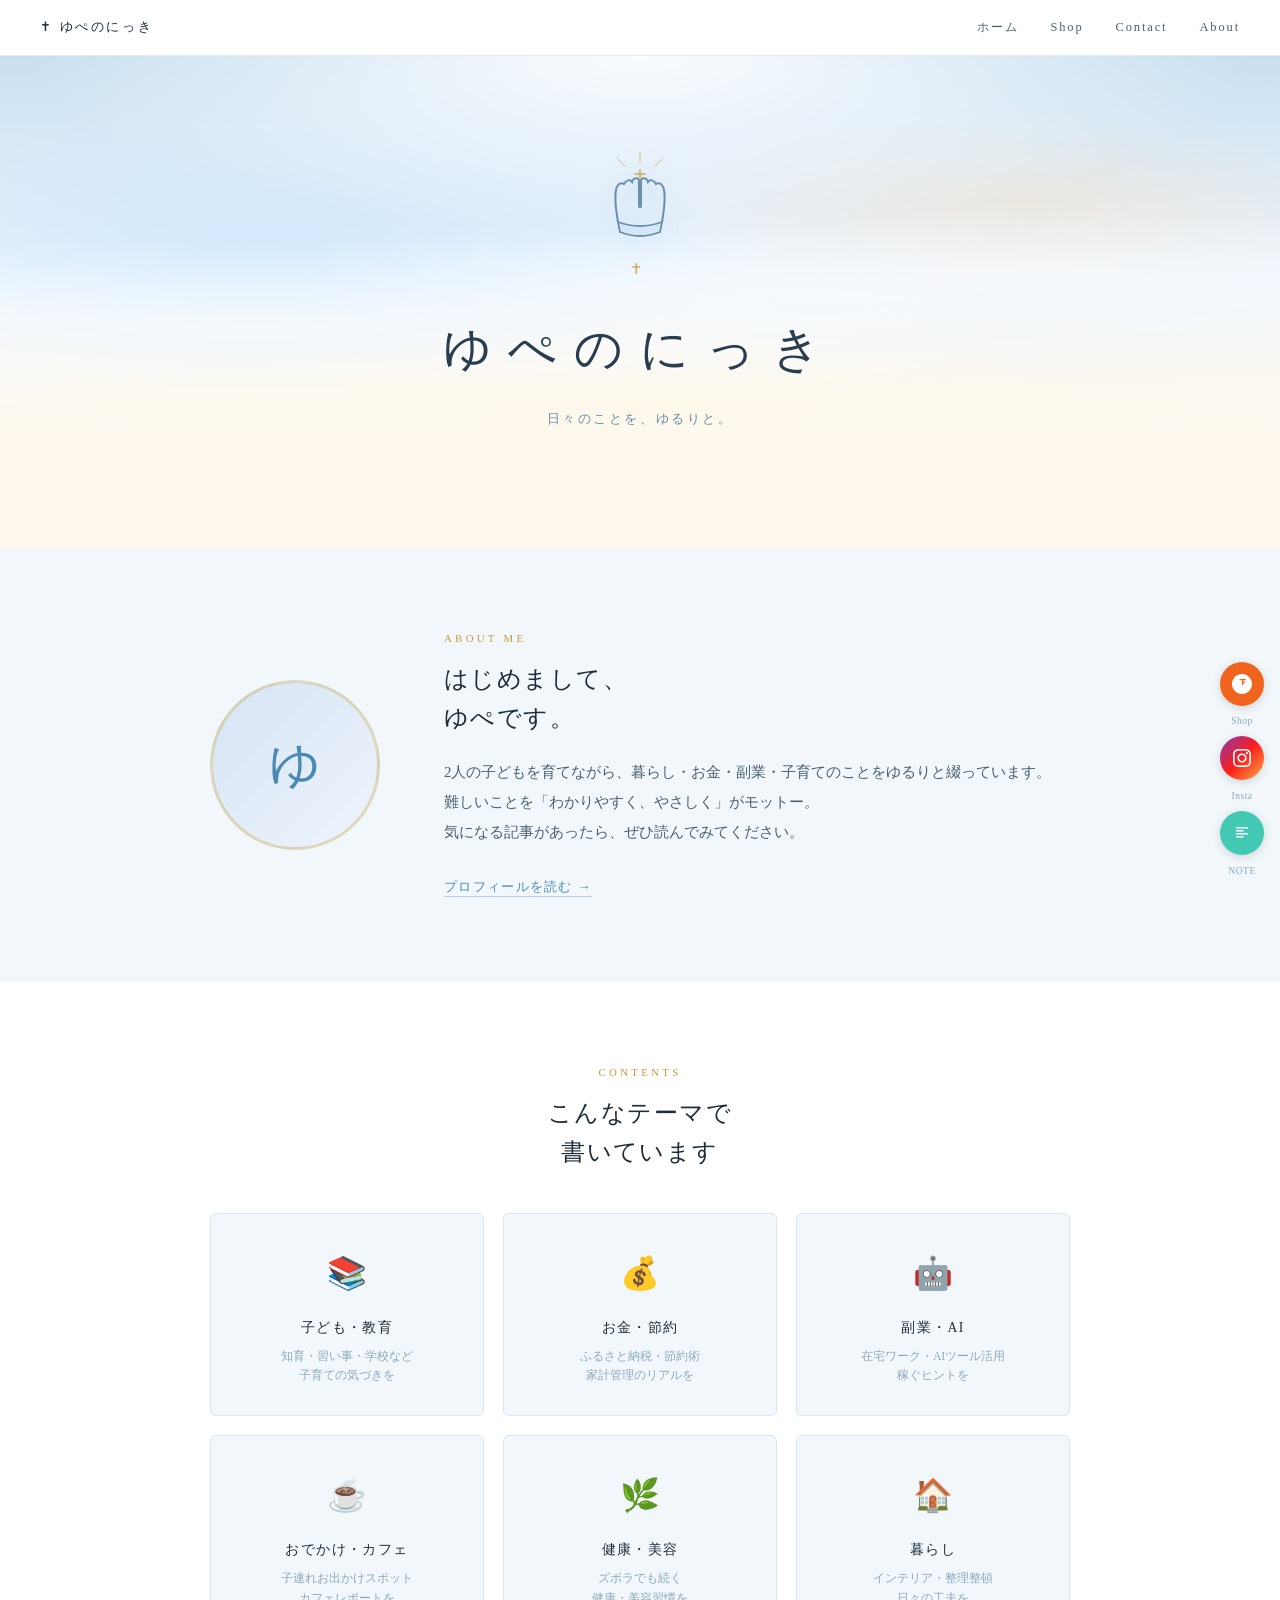
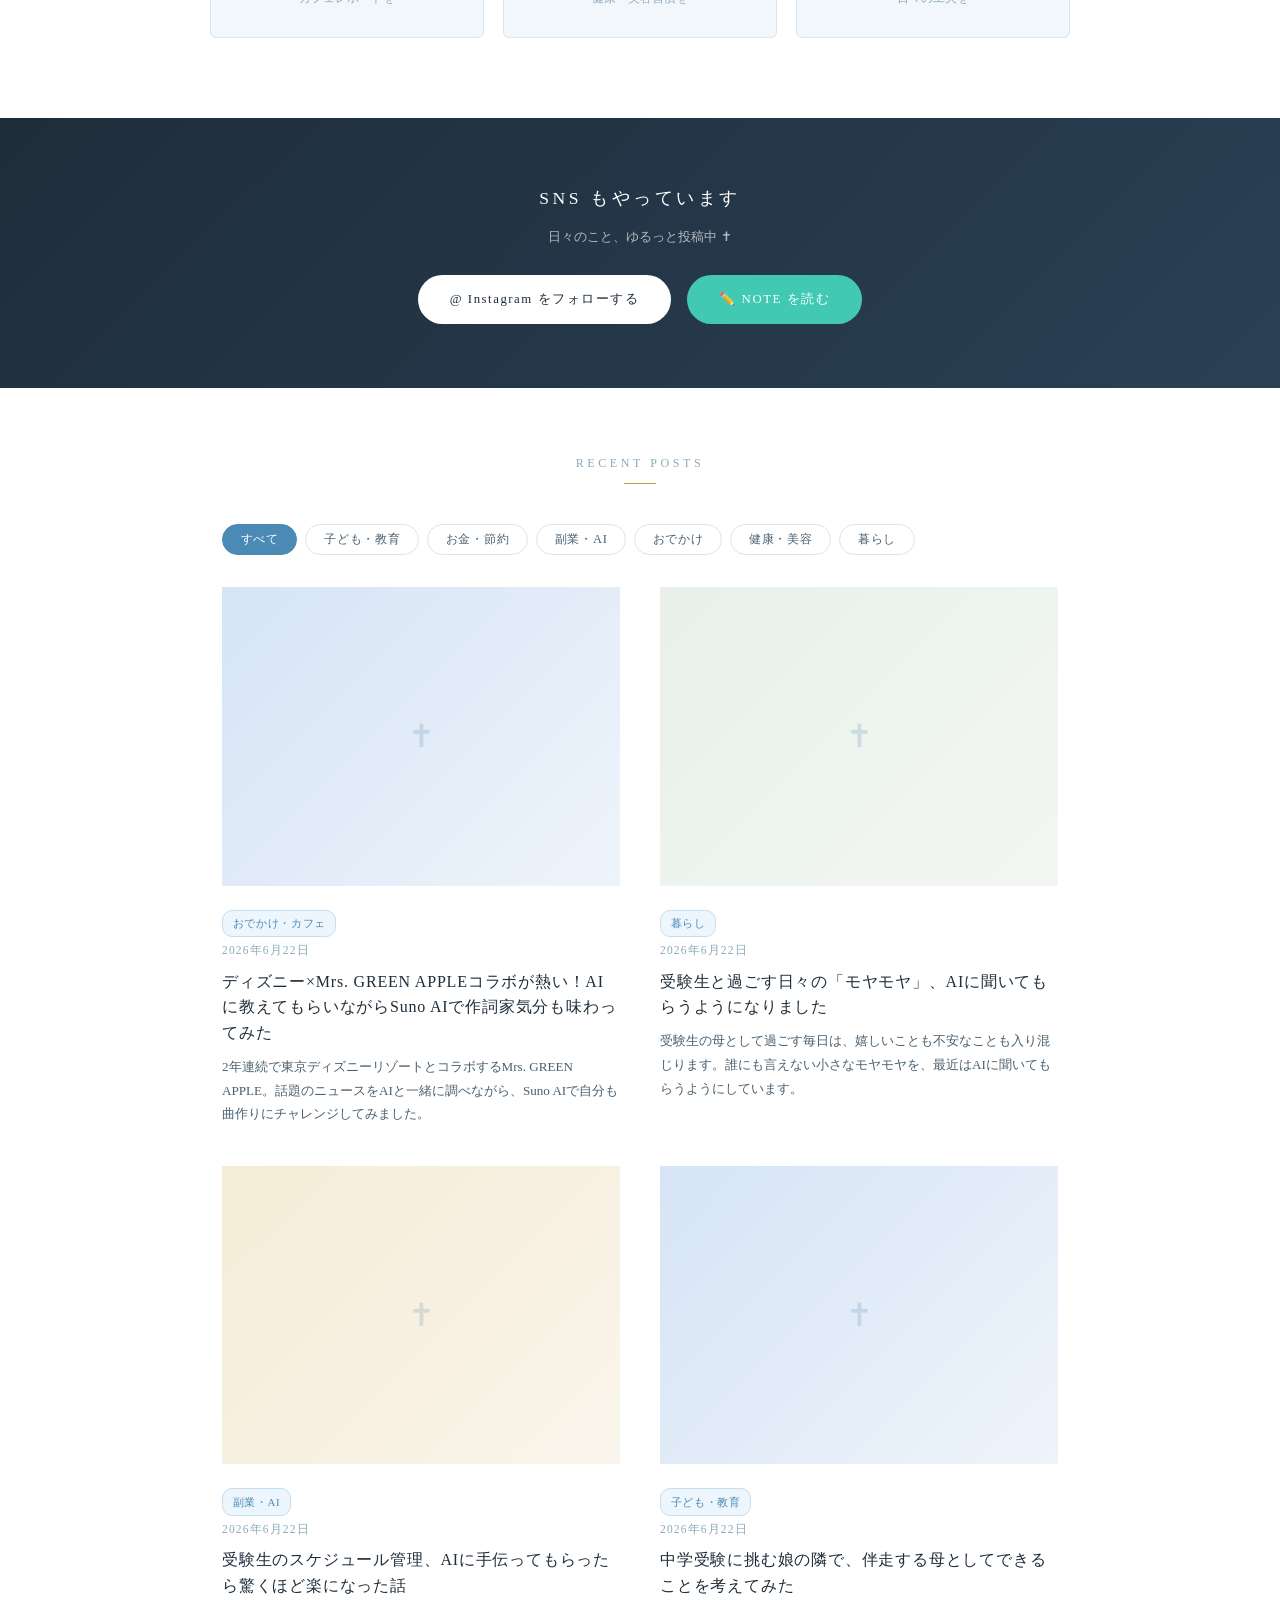
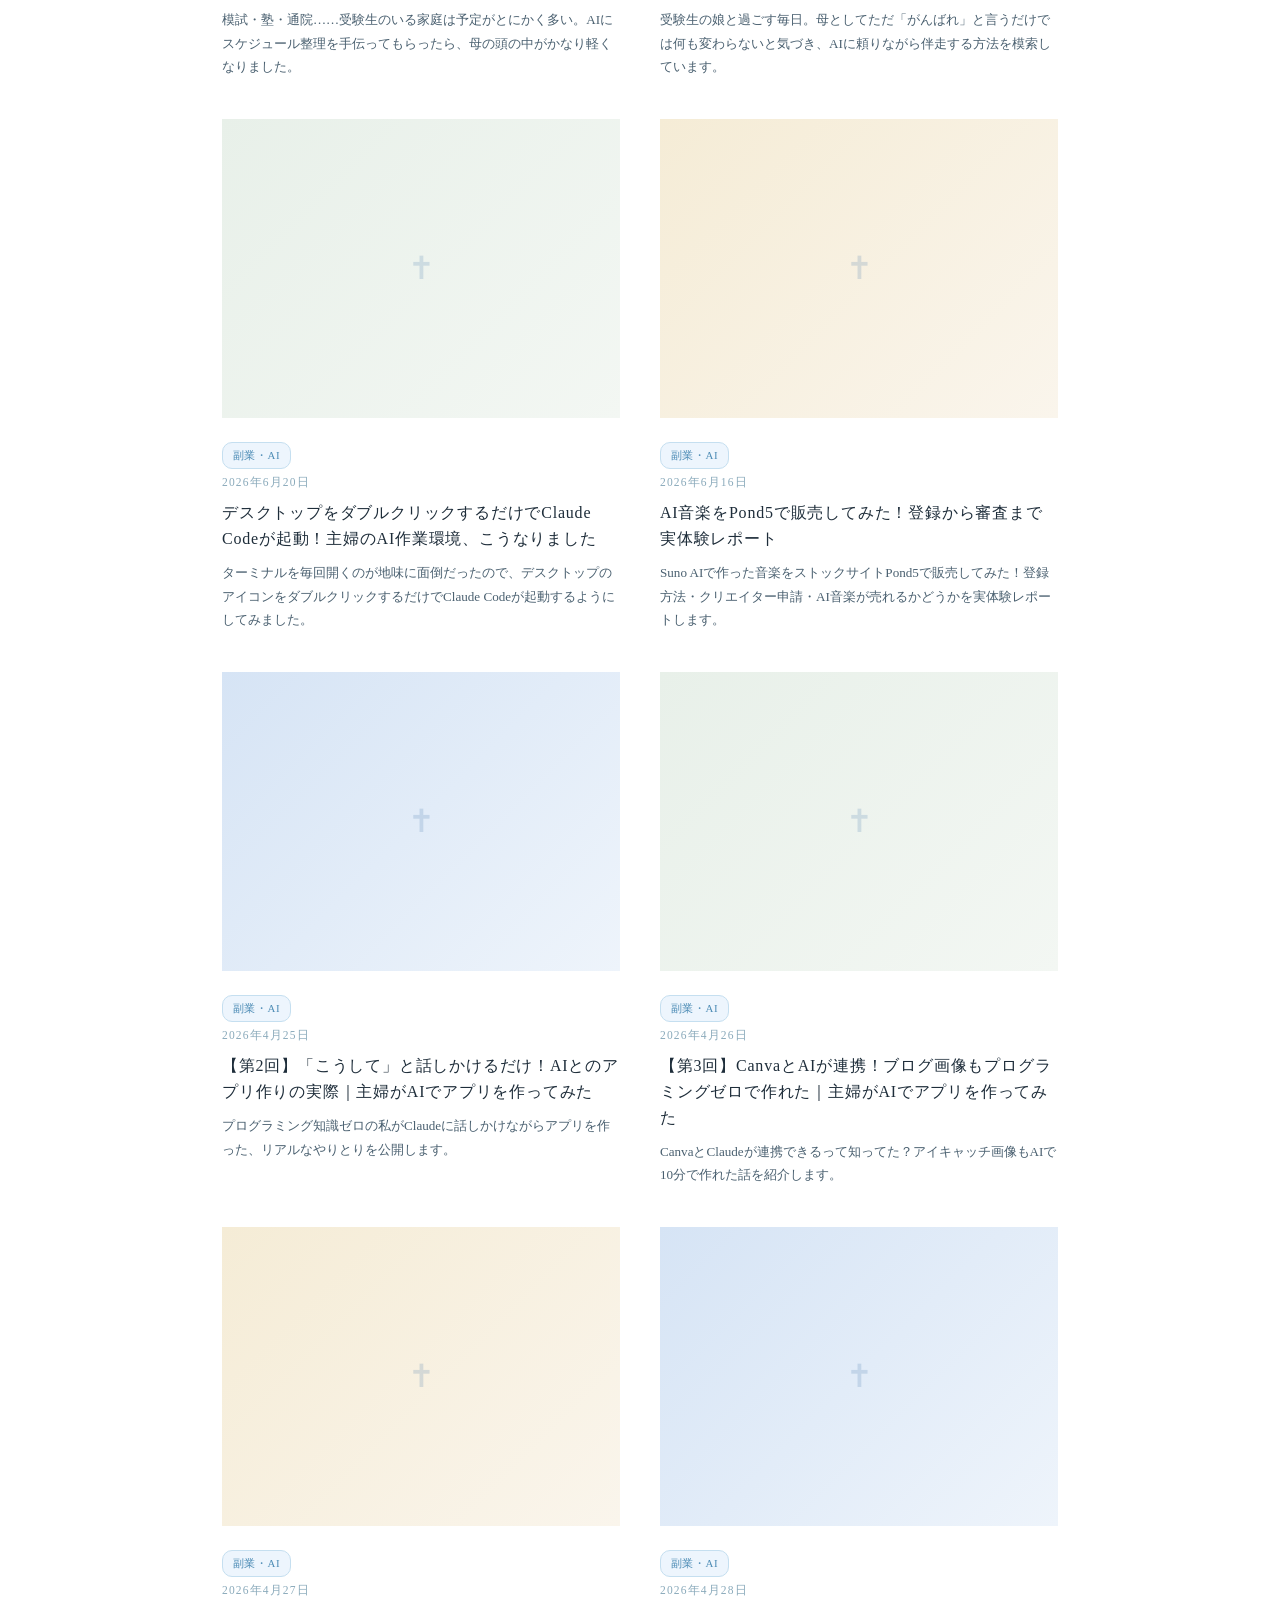
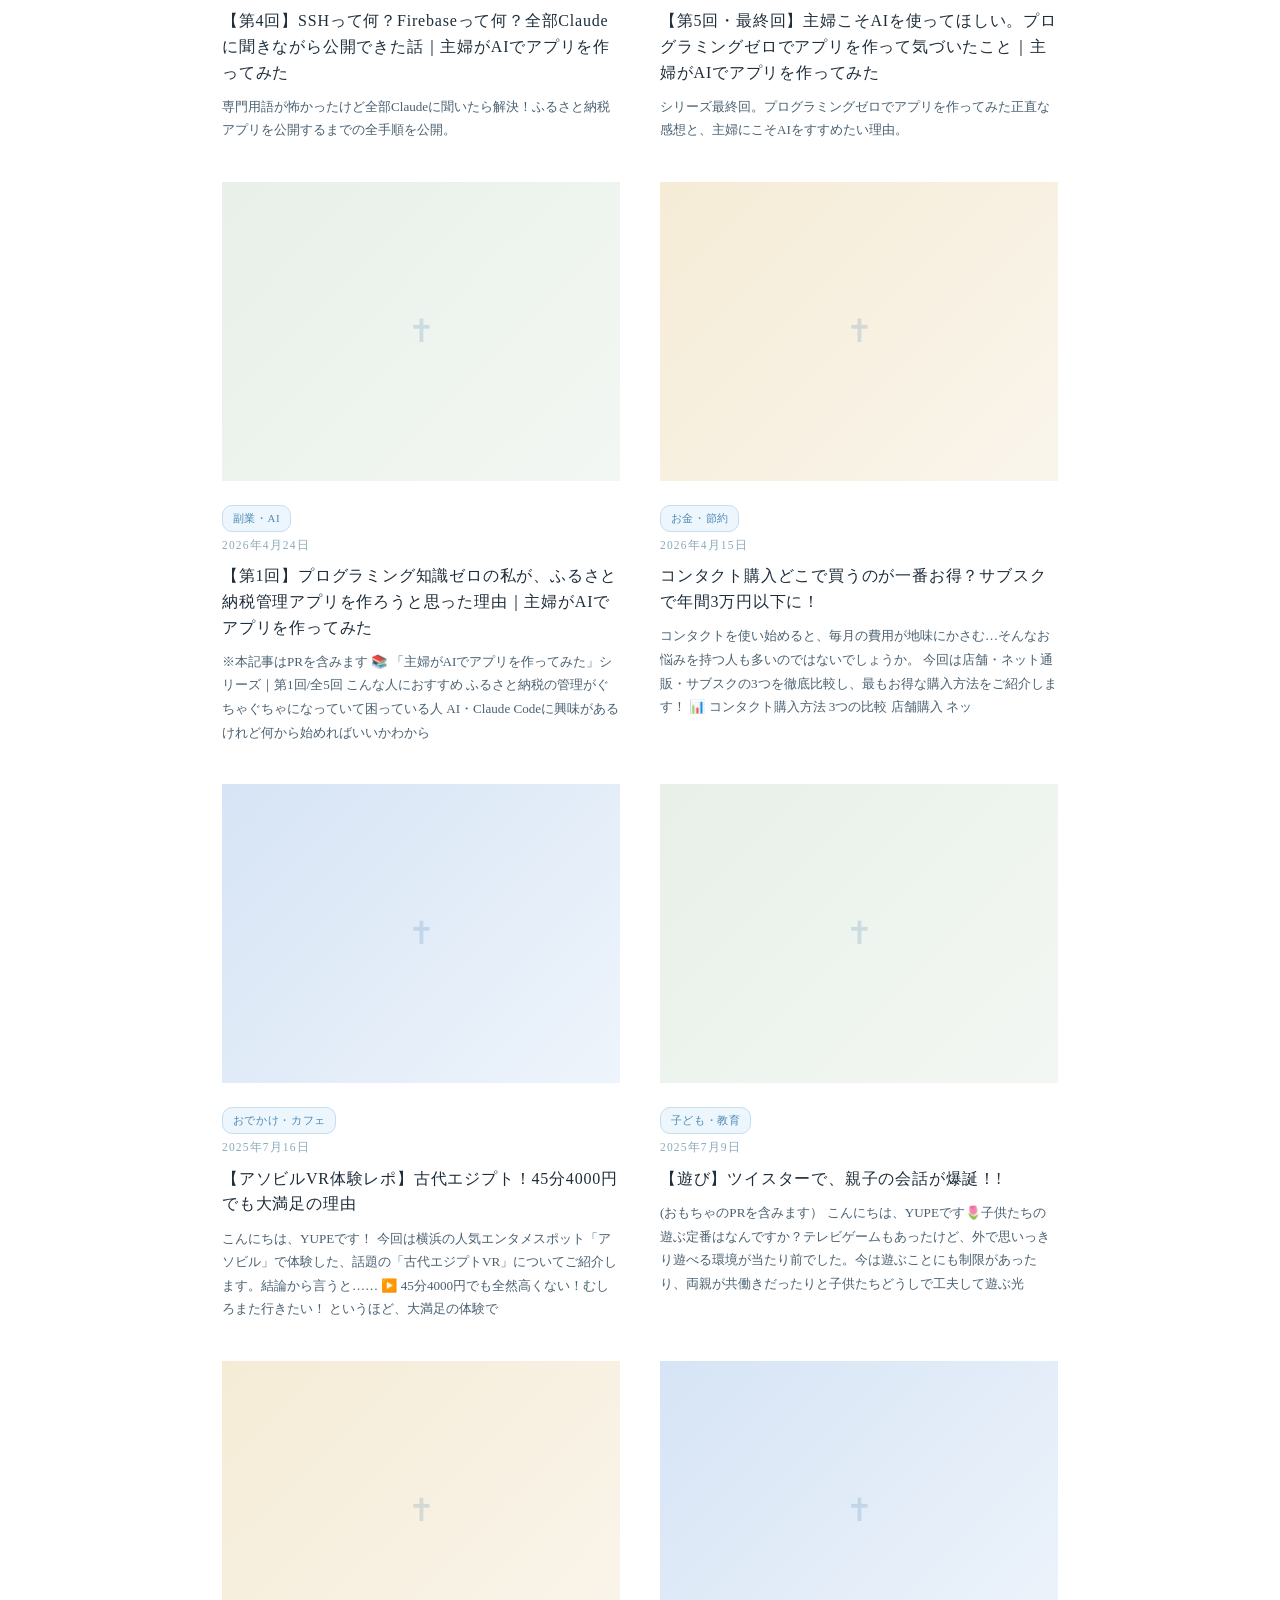
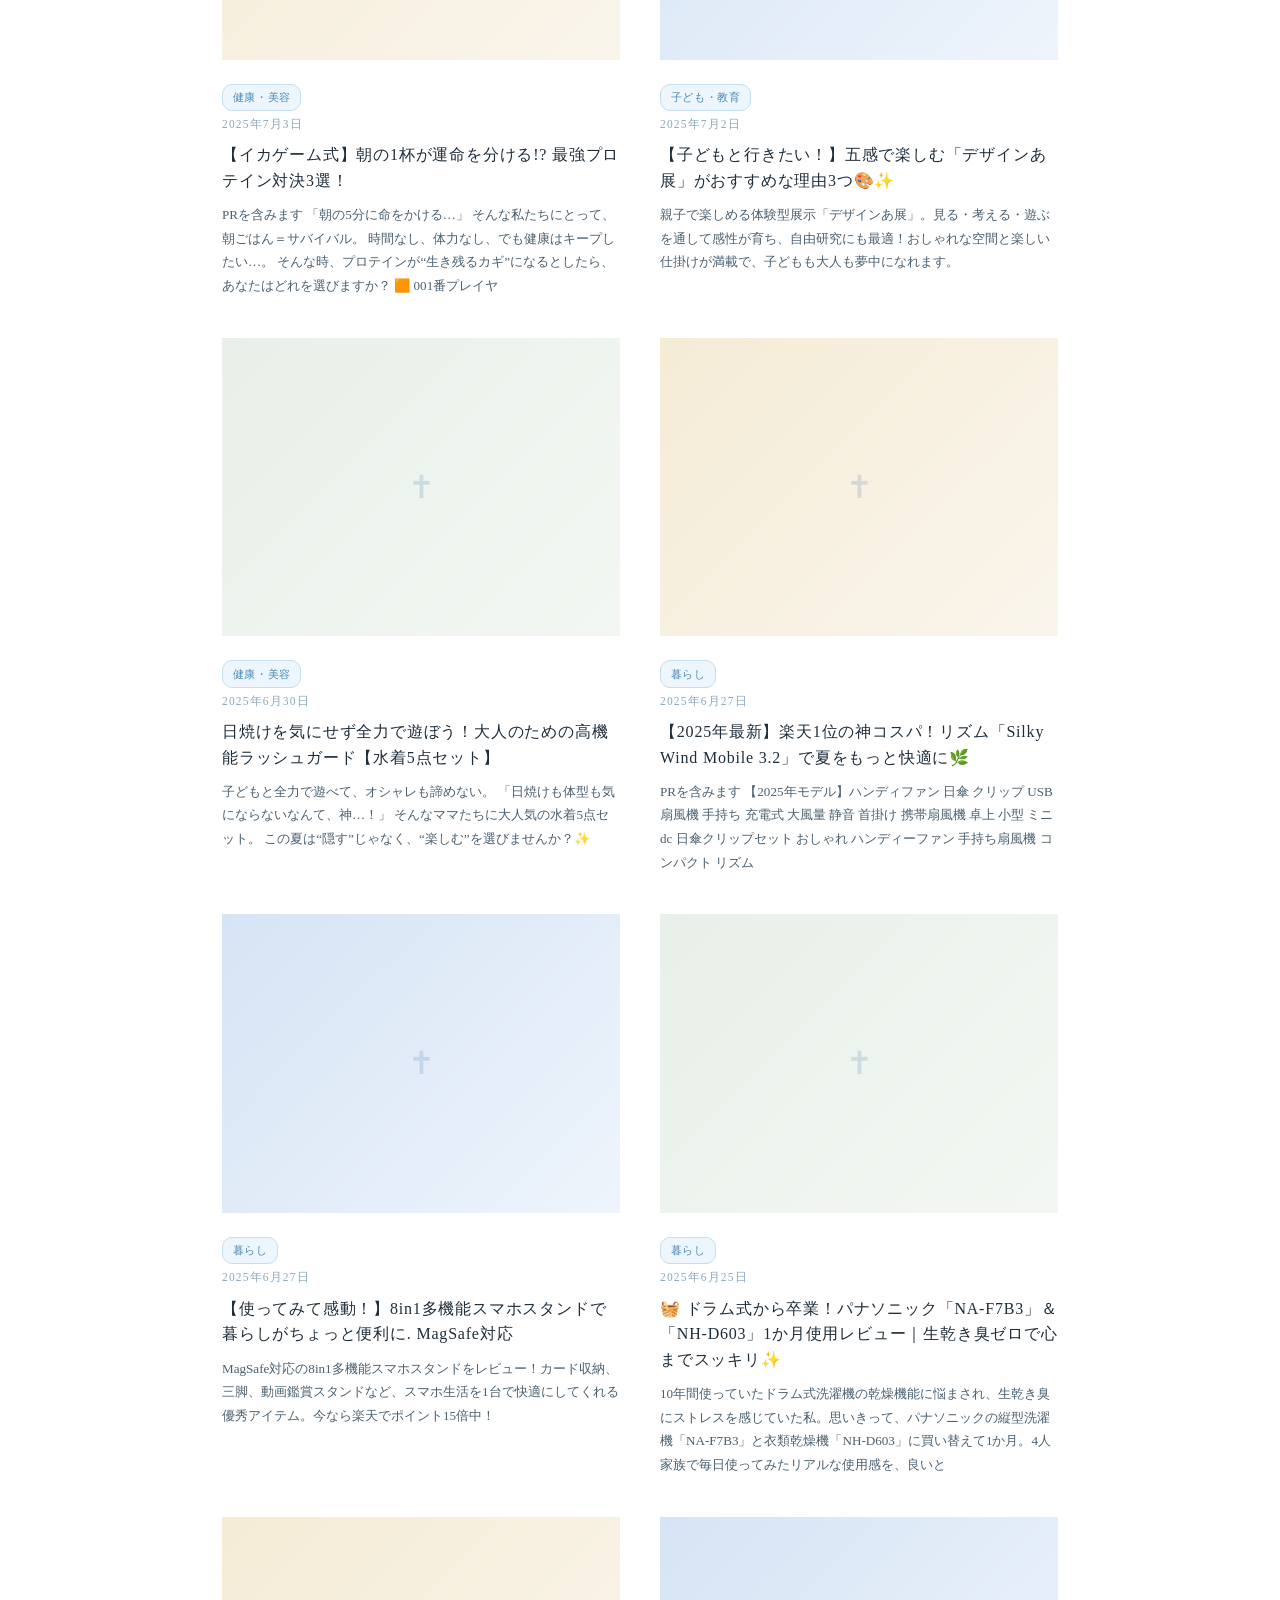
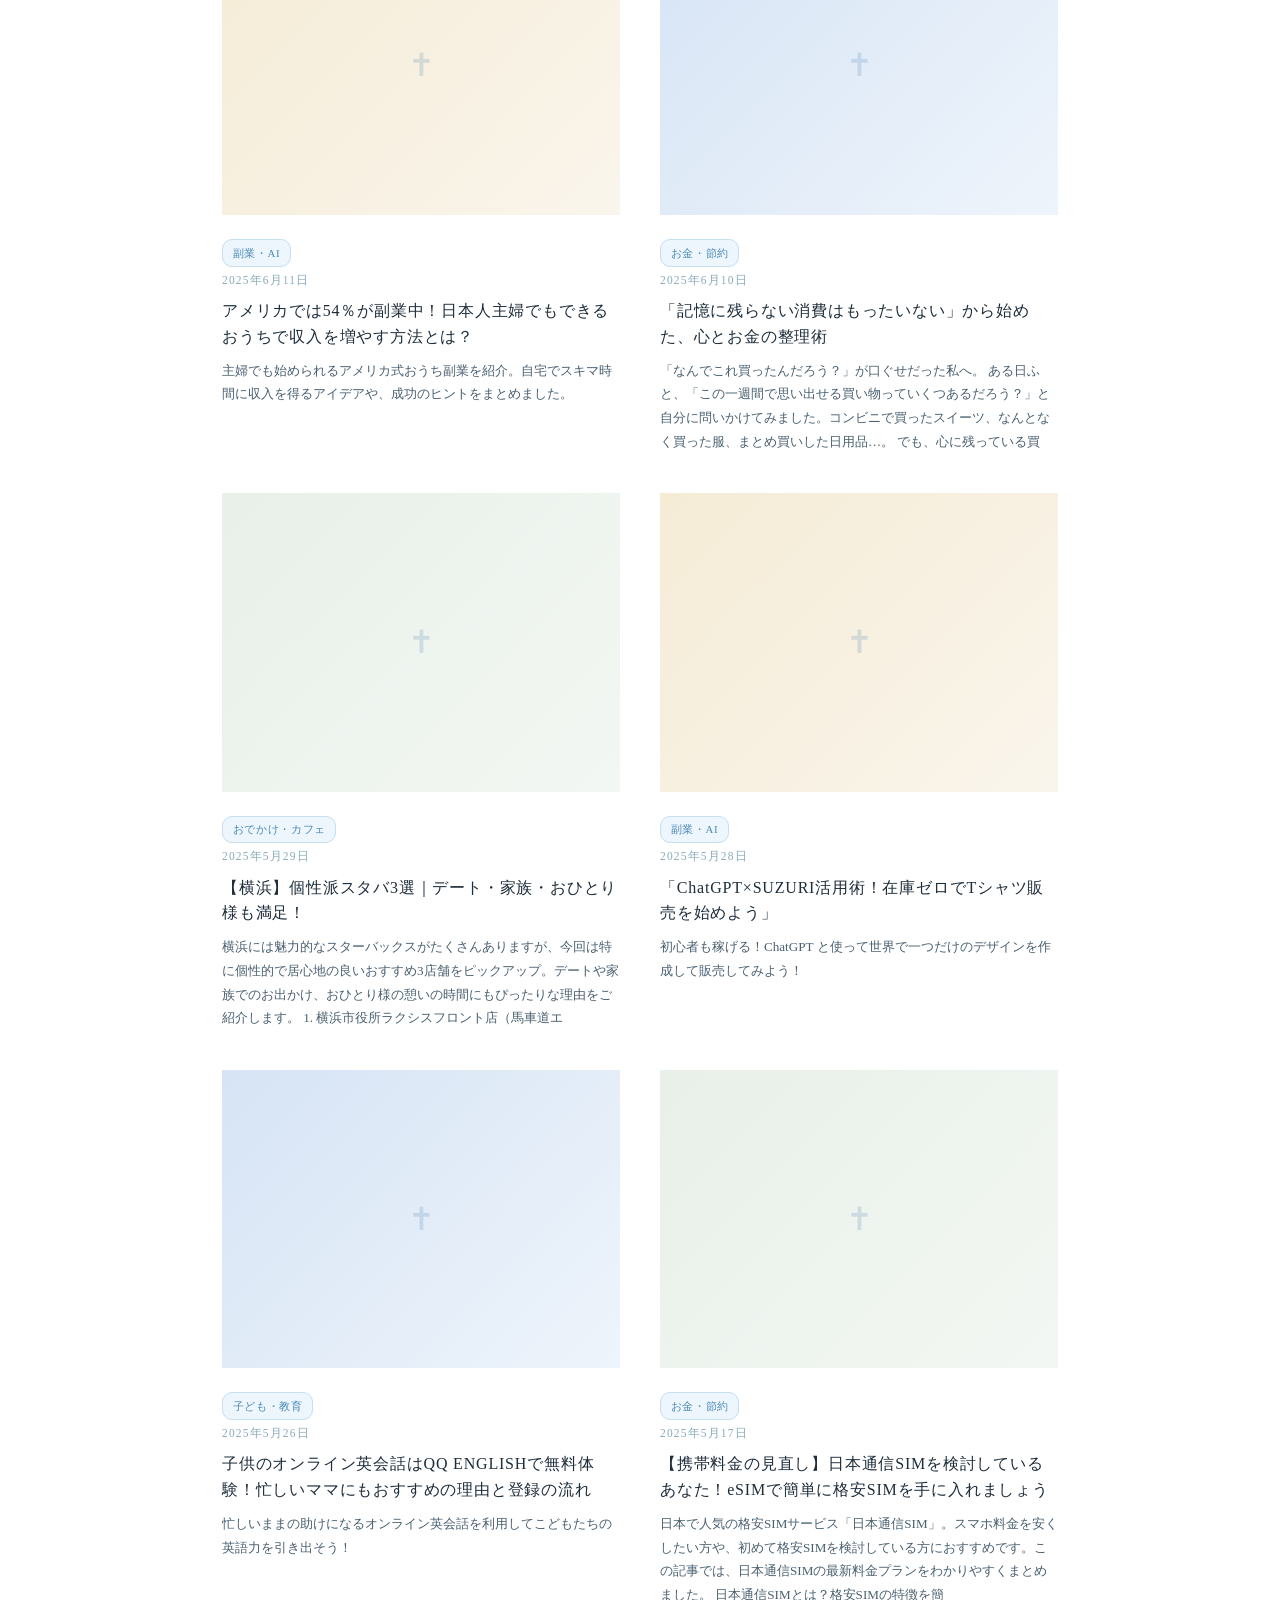
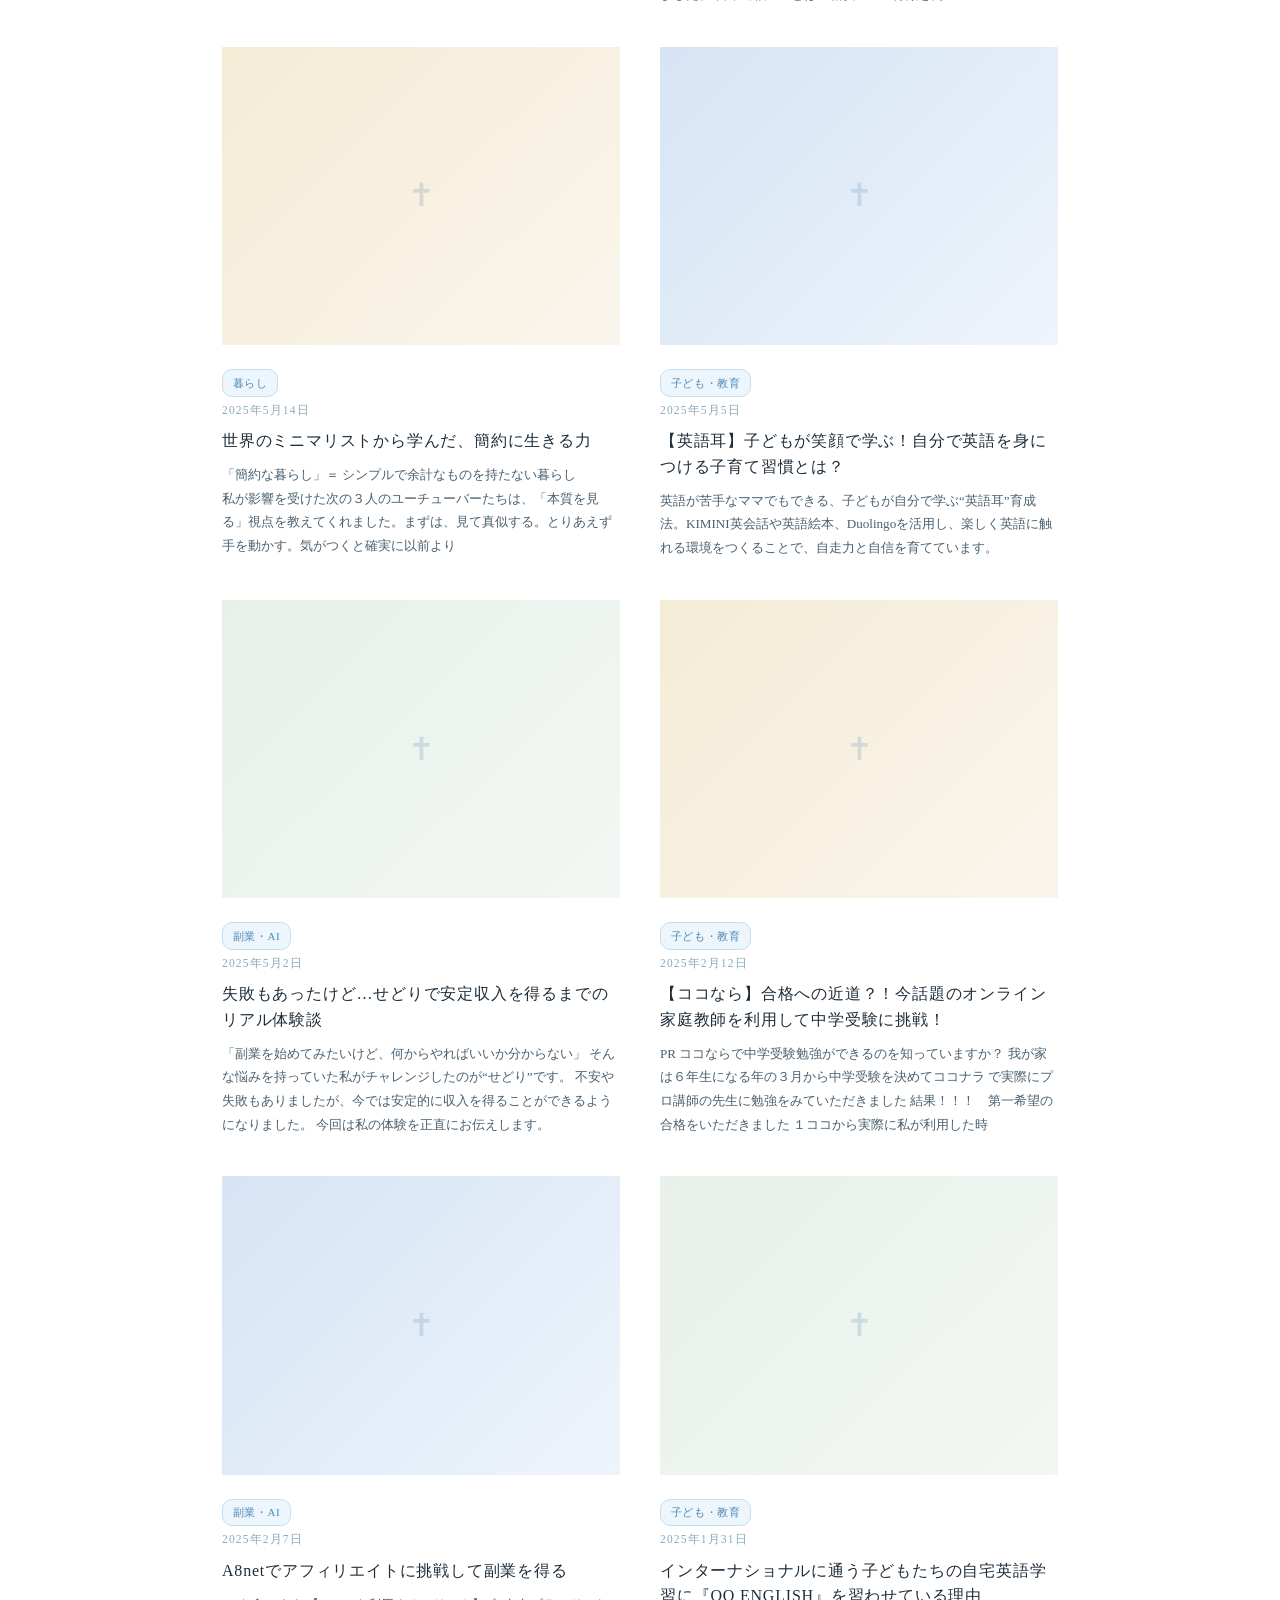
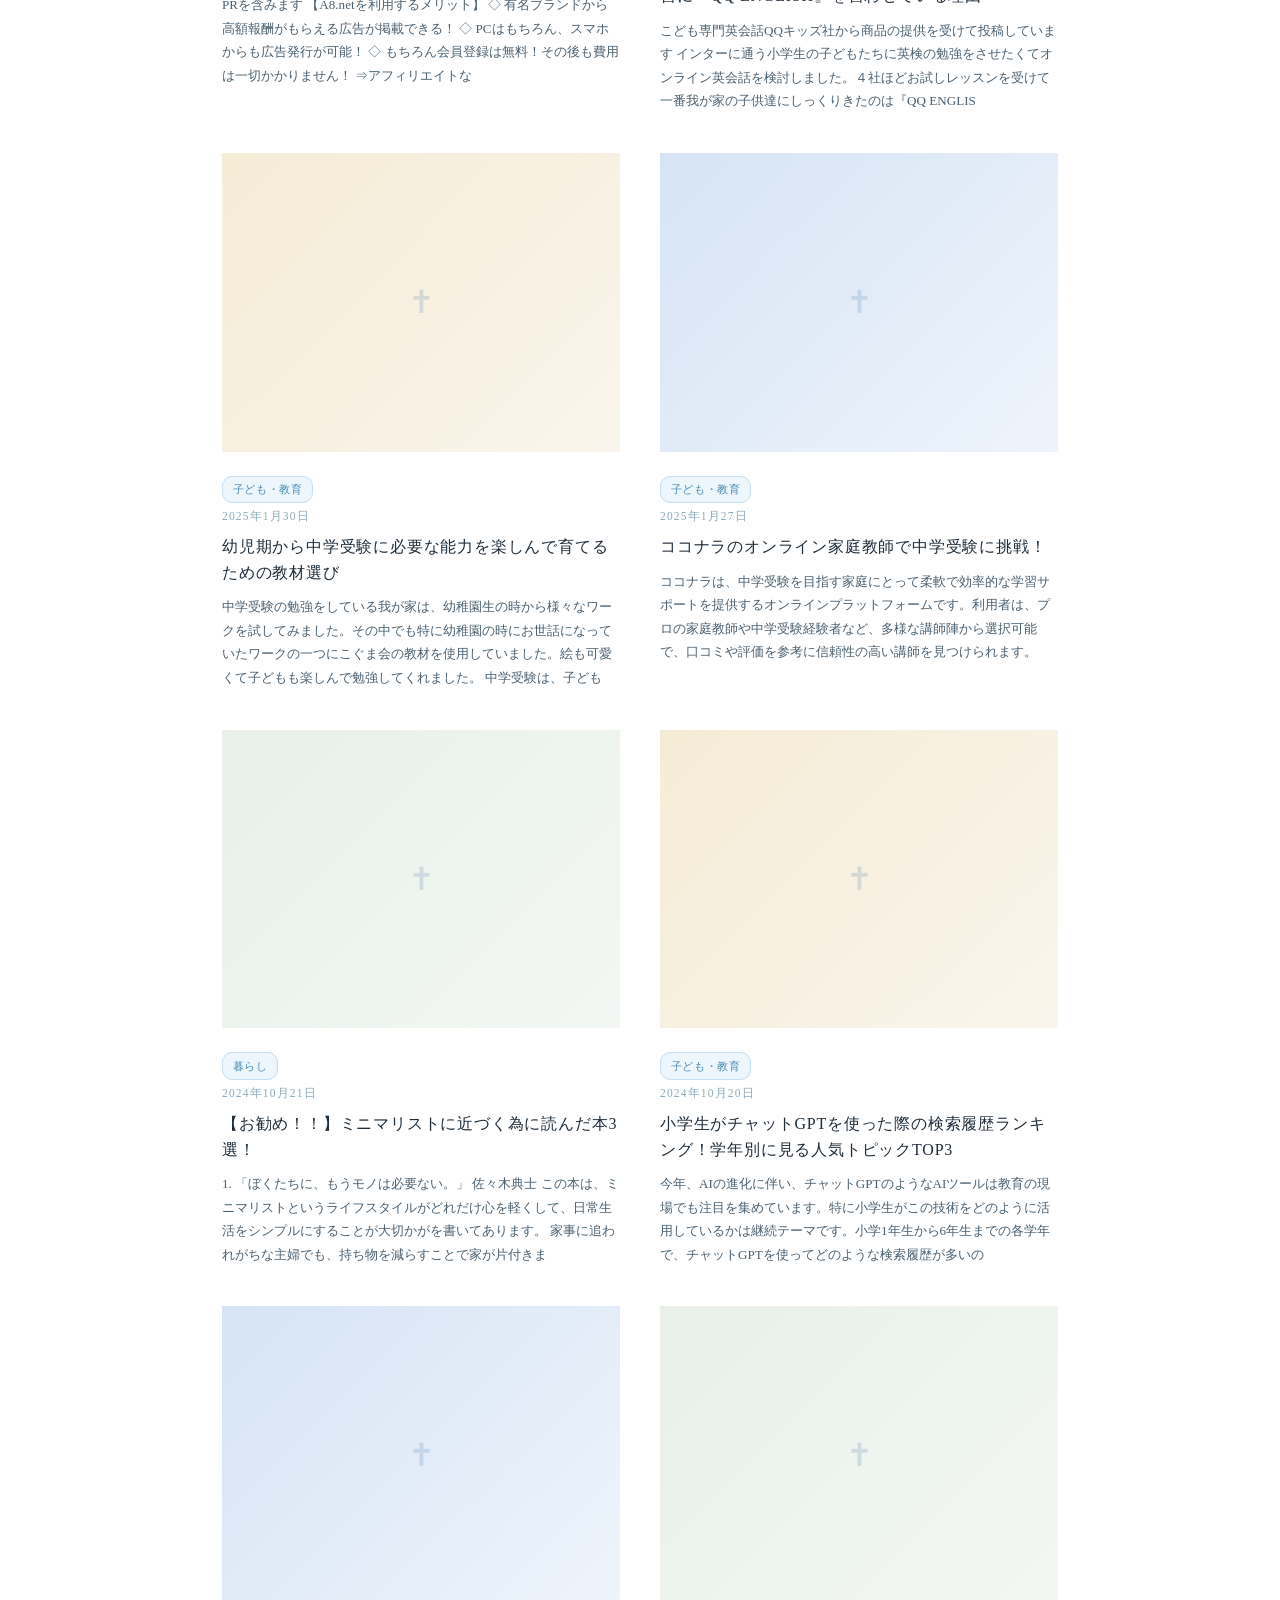
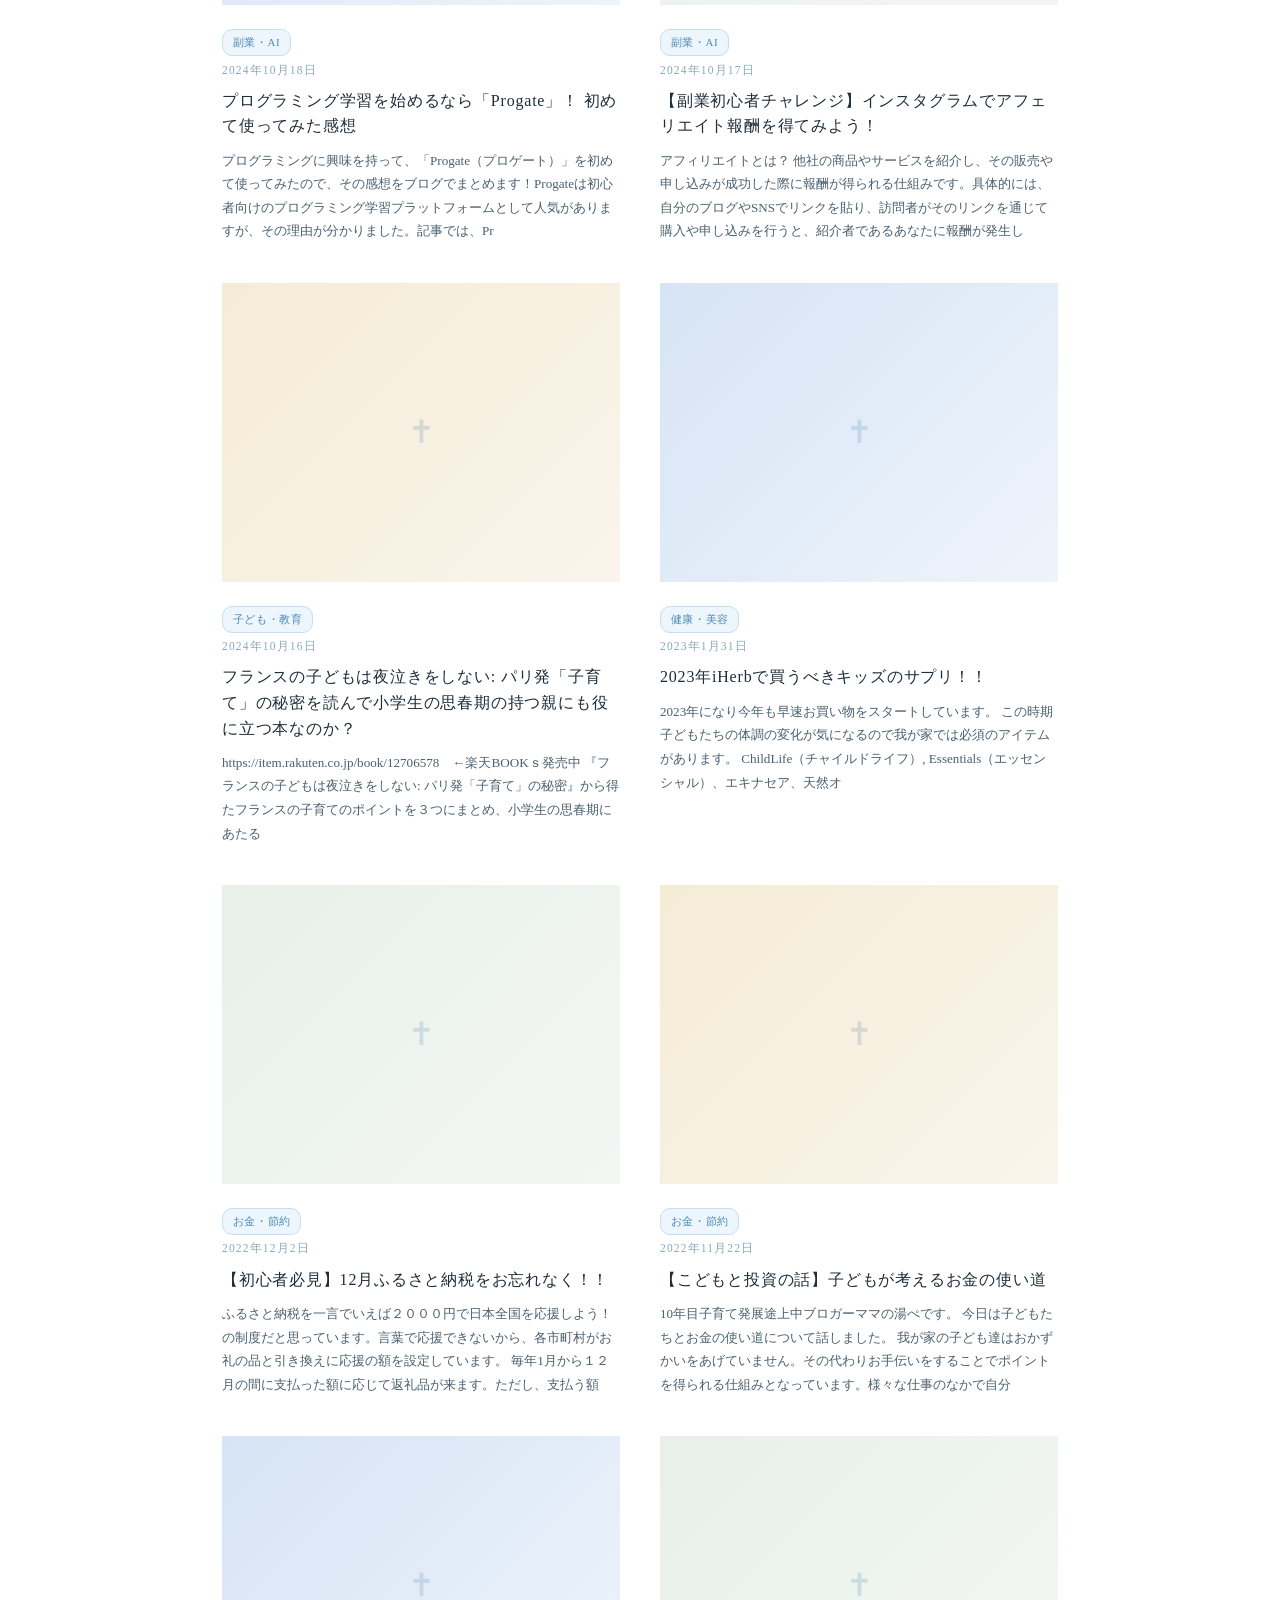
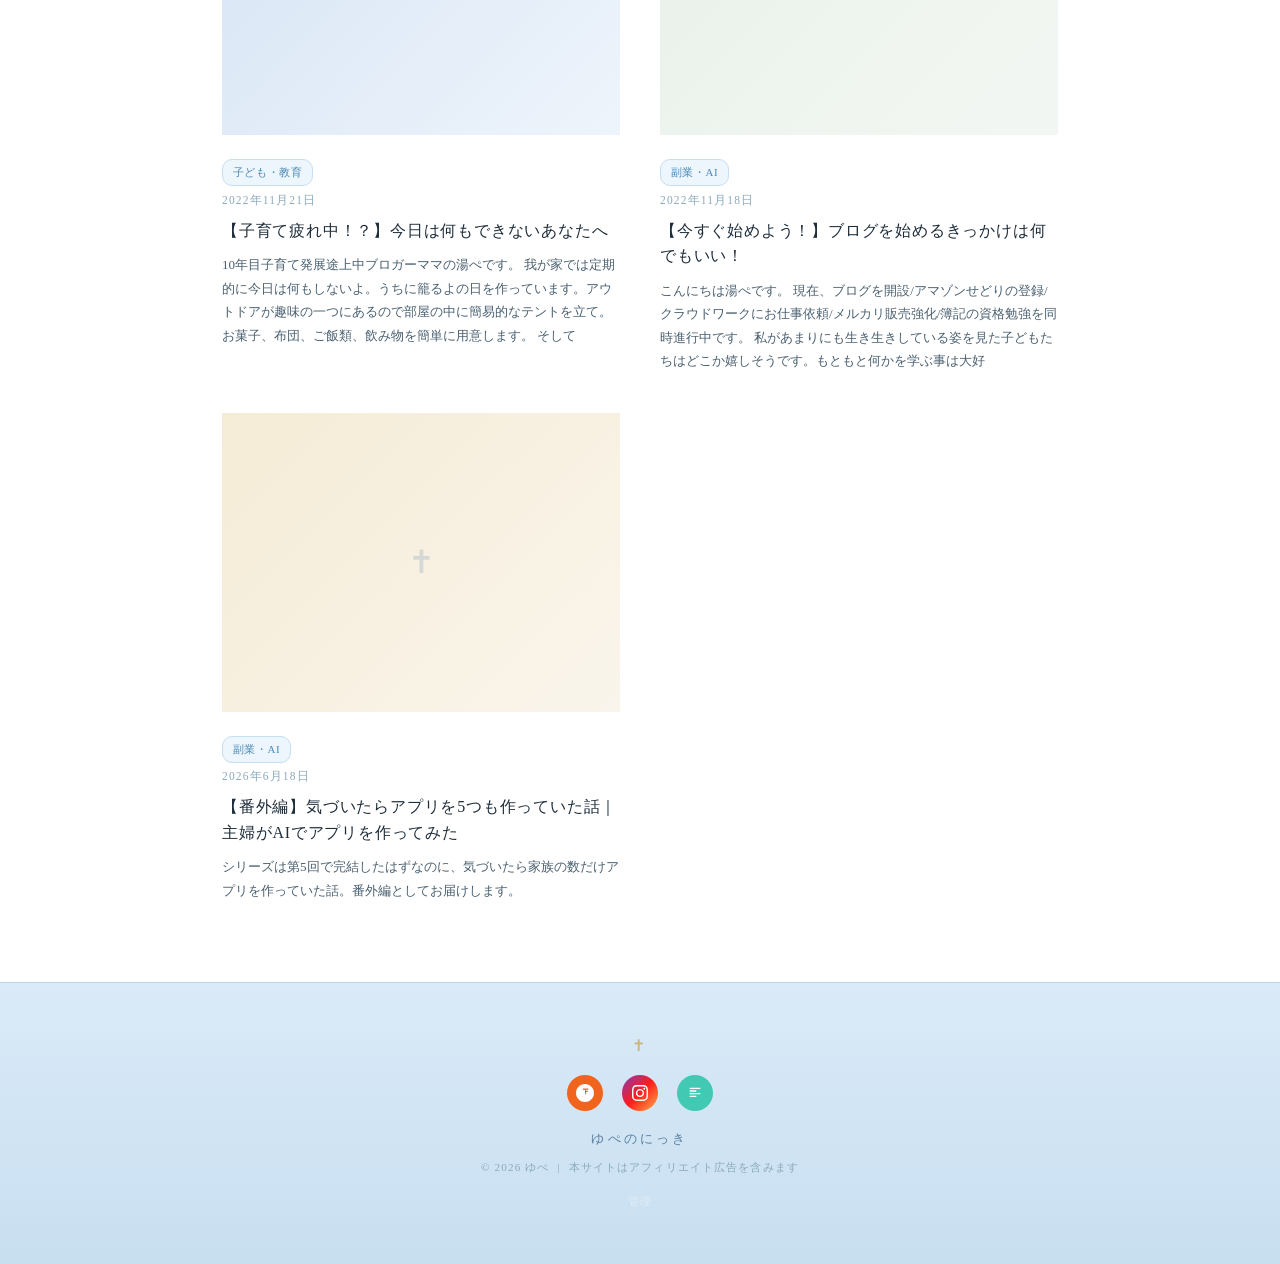
<file: index.html>
<!DOCTYPE html>
<html lang="ja">
<head>
  <meta charset="UTF-8">
  <meta name="viewport" content="width=device-width, initial-scale=1.0">
  <!-- Google tag (gtag.js) -->
  <script async src="https://www.googletagmanager.com/gtag/js?id=G-86FTXHZLYJ"></script>
  <script>
    window.dataLayer = window.dataLayer || [];
    function gtag(){dataLayer.push(arguments);}
    gtag('js', new Date());
    gtag('config', 'G-86FTXHZLYJ');
  </script>
  <meta name="google-site-verification" content="I5csXFXF2x-yrvO3XwbXYEWHT7UYhDNehM1myz57NHc" />
  <title>ゆぺのにっき</title>
  <link rel="stylesheet" href="style.css?v=3">
</head>
<body>

  <nav class="top-nav">
    <a class="nav-logo" href="index.html">✝ ゆぺのにっき</a>
    <ul class="nav-links">
      <li><a href="index.html">ホーム</a></li>
      <li><a href="shop.html">Shop</a></li>
      <li><a href="contact.html">Contact</a></li>
      <li><a href="about.html">About</a></li>
    </ul>
  </nav>

  <section class="hero">
    <svg class="hero-hands-svg" viewBox="0 0 80 90" fill="none" xmlns="http://www.w3.org/2000/svg">
      <line x1="40" y1="10" x2="40" y2="0"  stroke="#c8a84a" stroke-width="1.2" stroke-linecap="round" opacity="0.6"/>
      <line x1="55" y1="14" x2="63" y2="6"  stroke="#c8a84a" stroke-width="1.2" stroke-linecap="round" opacity="0.4"/>
      <line x1="25" y1="14" x2="17" y2="6"  stroke="#c8a84a" stroke-width="1.2" stroke-linecap="round" opacity="0.4"/>
      <path d="M18 70 C16 58 14 48 16 38 C17 32 21 30 24 32 C26 28 30 27 32 30 C33 26 37 25 39 28 L39 55" stroke="#6a8fa8" stroke-width="2" stroke-linecap="round" fill="none"/>
      <path d="M62 70 C64 58 66 48 64 38 C63 32 59 30 56 32 C54 28 50 27 48 30 C47 26 43 25 41 28 L41 55" stroke="#6a8fa8" stroke-width="2" stroke-linecap="round" fill="none"/>
      <path d="M18 70 Q40 78 62 70 L60 80 Q40 88 20 80 Z" stroke="#6a8fa8" stroke-width="1.8" fill="rgba(100,160,200,0.08)" stroke-linecap="round"/>
      <line x1="40" y1="18" x2="40" y2="28" stroke="#c8a84a" stroke-width="1.5" stroke-linecap="round"/>
      <line x1="35" y1="22" x2="45" y2="22" stroke="#c8a84a" stroke-width="1.5" stroke-linecap="round"/>
    </svg>
    <div class="hero-cross">✝</div>
    <h1 class="hero-title">ゆぺのにっき</h1>
    <p class="hero-subtitle">日々のことを、ゆるりと。</p>
  </section>

  <!-- ① About Me -->
  <section class="lp-about">
    <div class="lp-about-inner">
      <div class="lp-about-photo">
        <div class="lp-photo-circle" id="lpProfileImg">ゆ</div>
      </div>
      <div class="lp-about-text">
        <p class="lp-eyebrow">ABOUT ME</p>
        <h2 class="lp-section-title">はじめまして、<br>ゆぺです。</h2>
        <p class="lp-body">
          2人の子どもを育てながら、暮らし・お金・副業・子育てのことをゆるりと綴っています。<br>
          難しいことを「わかりやすく、やさしく」がモットー。<br>
          気になる記事があったら、ぜひ読んでみてください。
        </p>
        <a class="lp-more-link" href="about.html">プロフィールを読む →</a>
      </div>
    </div>
  </section>

  <!-- ② カテゴリ紹介 -->
  <section class="lp-features">
    <div class="lp-features-inner">
      <p class="lp-eyebrow" style="text-align:center;">CONTENTS</p>
      <h2 class="lp-section-title" style="text-align:center;">こんなテーマで<br>書いています</h2>
      <div class="lp-feat-grid">
        <a class="lp-feat-card" href="index.html" data-filter="子ども・教育">
          <span class="lp-feat-icon">📚</span>
          <h3>子ども・教育</h3>
          <p>知育・習い事・学校など<br>子育ての気づきを</p>
        </a>
        <a class="lp-feat-card" href="index.html" data-filter="お金・節約">
          <span class="lp-feat-icon">💰</span>
          <h3>お金・節約</h3>
          <p>ふるさと納税・節約術<br>家計管理のリアルを</p>
        </a>
        <a class="lp-feat-card" href="index.html" data-filter="副業・AI">
          <span class="lp-feat-icon">🤖</span>
          <h3>副業・AI</h3>
          <p>在宅ワーク・AIツール活用<br>稼ぐヒントを</p>
        </a>
        <a class="lp-feat-card" href="index.html" data-filter="おでかけ・カフェ">
          <span class="lp-feat-icon">☕</span>
          <h3>おでかけ・カフェ</h3>
          <p>子連れお出かけスポット<br>カフェレポートを</p>
        </a>
        <a class="lp-feat-card" href="index.html" data-filter="健康・美容">
          <span class="lp-feat-icon">🌿</span>
          <h3>健康・美容</h3>
          <p>ズボラでも続く<br>健康・美容習慣を</p>
        </a>
        <a class="lp-feat-card" href="index.html" data-filter="暮らし">
          <span class="lp-feat-icon">🏠</span>
          <h3>暮らし</h3>
          <p>インテリア・整理整頓<br>日々の工夫を</p>
        </a>
      </div>
    </div>
  </section>

  <!-- ③ SNS CTA -->
  <section class="lp-cta">
    <h2>SNS もやっています</h2>
    <p>日々のこと、ゆるっと投稿中 ✝</p>
    <div style="display:flex;gap:1rem;justify-content:center;flex-wrap:wrap;">
      <a class="lp-cta-btn" href="https://www.instagram.com/yupenonaka" target="_blank" rel="noopener">
        @ Instagram をフォローする
      </a>
      <a class="lp-cta-btn lp-cta-btn-note" href="https://note.com/yupe_nonaka" target="_blank" rel="noopener">
        ✏️ NOTE を読む
      </a>
    </div>
  </section>

  <main class="container">
    <div class="section-header">
      <h2>Recent Posts</h2>
      <div class="section-line"></div>
    </div>
    <div class="category-filter" id="categoryFilter">
      <button class="cat-btn active" data-cat="all">すべて</button>
      <button class="cat-btn" data-cat="子ども・教育">子ども・教育</button>
      <button class="cat-btn" data-cat="お金・節約">お金・節約</button>
      <button class="cat-btn" data-cat="副業・AI">副業・AI</button>
      <button class="cat-btn" data-cat="おでかけ・カフェ">おでかけ</button>
      <button class="cat-btn" data-cat="健康・美容">健康・美容</button>
      <button class="cat-btn" data-cat="暮らし">暮らし</button>
    </div>
    <div class="post-grid" id="postGrid">
      <!-- 記事はJSで動的に表示 -->
    </div>
  </main>

  <!-- フローティングSNSボタン -->
  <div class="sns-float">
    <a class="sns-float-btn etsy-float" href="https://www.etsy.com/jp/people/pbqucv90rfuhf5pw" target="_blank" rel="noopener" title="Etsyショップ">
      <svg width="20" height="20" viewBox="0 0 24 24" fill="currentColor"><path d="M12 0C5.373 0 0 5.373 0 12s5.373 12 12 12 12-5.373 12-12S18.627 0 12 0zm4.5 7.5h-3v1.5h2.25v1.5H13.5v3h-1.5V7.5H9V6h7.5v1.5z"/></svg>
    </a>
    <span class="sns-float-label">Shop</span>
    <a class="sns-float-btn insta-float" href="https://www.instagram.com/yupenonaka" target="_blank" rel="noopener" title="Instagram">
      <svg width="18" height="18" viewBox="0 0 24 24" fill="currentColor"><path d="M12 2.163c3.204 0 3.584.012 4.85.07 3.252.148 4.771 1.691 4.919 4.919.058 1.265.069 1.645.069 4.849 0 3.205-.012 3.584-.069 4.849-.149 3.225-1.664 4.771-4.919 4.919-1.266.058-1.644.07-4.85.07-3.204 0-3.584-.012-4.849-.07-3.26-.149-4.771-1.699-4.919-4.92-.058-1.265-.07-1.644-.07-4.849 0-3.204.013-3.583.07-4.849.149-3.227 1.664-4.771 4.919-4.919 1.266-.057 1.645-.069 4.849-.069zm0-2.163c-3.259 0-3.667.014-4.947.072-4.358.2-6.78 2.618-6.98 6.98-.059 1.281-.073 1.689-.073 4.948 0 3.259.014 3.668.072 4.948.2 4.358 2.618 6.78 6.98 6.98 1.281.058 1.689.072 4.948.072 3.259 0 3.668-.014 4.948-.072 4.354-.2 6.782-2.618 6.979-6.98.059-1.28.073-1.689.073-4.948 0-3.259-.014-3.667-.072-4.947-.196-4.354-2.617-6.78-6.979-6.98-1.281-.059-1.69-.073-4.949-.073zm0 5.838c-3.403 0-6.162 2.759-6.162 6.162s2.759 6.163 6.162 6.163 6.162-2.759 6.162-6.163c0-3.403-2.759-6.162-6.162-6.162zm0 10.162c-2.209 0-4-1.79-4-4 0-2.209 1.791-4 4-4s4 1.791 4 4c0 2.21-1.791 4-4 4zm6.406-11.845c-.796 0-1.441.645-1.441 1.44s.645 1.44 1.441 1.44c.795 0 1.439-.645 1.439-1.44s-.644-1.44-1.439-1.44z"/></svg>
    </a>
    <span class="sns-float-label">Insta</span>
    <a class="sns-float-btn note-float" href="https://note.com/yupe_nonaka" target="_blank" rel="noopener" title="NOTE">
      <svg width="18" height="18" viewBox="0 0 24 24" fill="currentColor"><path d="M4 4h16v2H4zm0 4h10v2H4zm0 4h16v2H4zm0 4h10v2H4z"/></svg>
    </a>
    <span class="sns-float-label">NOTE</span>
  </div>

  <footer class="site-footer">
    <span class="footer-cross">✝</span>
    <div class="footer-sns">
      <a class="f-etsy" href="https://www.etsy.com/jp/people/pbqucv90rfuhf5pw" target="_blank" rel="noopener" title="Etsy">
        <svg width="18" height="18" viewBox="0 0 24 24" fill="currentColor"><path d="M12 0C5.373 0 0 5.373 0 12s5.373 12 12 12 12-5.373 12-12S18.627 0 12 0zm4.5 7.5h-3v1.5h2.25v1.5H13.5v3h-1.5V7.5H9V6h7.5v1.5z"/></svg>
      </a>
      <a class="f-insta" href="https://www.instagram.com/yupenonaka" target="_blank" rel="noopener" title="Instagram">
        <svg width="16" height="16" viewBox="0 0 24 24" fill="currentColor"><path d="M12 2.163c3.204 0 3.584.012 4.85.07 3.252.148 4.771 1.691 4.919 4.919.058 1.265.069 1.645.069 4.849 0 3.205-.012 3.584-.069 4.849-.149 3.225-1.664 4.771-4.919 4.919-1.266.058-1.644.07-4.85.07-3.204 0-3.584-.012-4.849-.07-3.26-.149-4.771-1.699-4.919-4.92-.058-1.265-.07-1.644-.07-4.849 0-3.204.013-3.583.07-4.849.149-3.227 1.664-4.771 4.919-4.919 1.266-.057 1.645-.069 4.849-.069zm0-2.163c-3.259 0-3.667.014-4.947.072-4.358.2-6.78 2.618-6.98 6.98-.059 1.281-.073 1.689-.073 4.948 0 3.259.014 3.668.072 4.948.2 4.358 2.618 6.78 6.98 6.98 1.281.058 1.689.072 4.948.072 3.259 0 3.668-.014 4.948-.072 4.354-.2 6.782-2.618 6.979-6.98.059-1.28.073-1.689.073-4.948 0-3.259-.014-3.667-.072-4.947-.196-4.354-2.617-6.78-6.979-6.98-1.281-.059-1.69-.073-4.949-.073zm0 5.838c-3.403 0-6.162 2.759-6.162 6.162s2.759 6.163 6.162 6.163 6.162-2.759 6.162-6.163c0-3.403-2.759-6.162-6.162-6.162zm0 10.162c-2.209 0-4-1.79-4-4 0-2.209 1.791-4 4-4s4 1.791 4 4c0 2.21-1.791 4-4 4zm6.406-11.845c-.796 0-1.441.645-1.441 1.44s.645 1.44 1.441 1.44c.795 0 1.439-.645 1.439-1.44s-.644-1.44-1.439-1.44z"/></svg>
      </a>
      <a class="f-note" href="https://note.com/yupe_nonaka" target="_blank" rel="noopener" title="NOTE">
        <svg width="16" height="16" viewBox="0 0 24 24" fill="currentColor"><path d="M4 4h16v2H4zm0 4h10v2H4zm0 4h16v2H4zm0 4h10v2H4z"/></svg>
      </a>
    </div>
    <p class="footer-title">ゆぺのにっき</p>
    <p class="footer-copy">&copy; 2026 ゆぺ &nbsp;|&nbsp; 本サイトはアフィリエイト広告を含みます</p>
    <a href="admin.html" class="footer-admin-link">管理</a>
  </footer>

  <script src="blog.js?v=6"></script>
  <script>
    // LPカテゴリカードのクリックでフィルター
    document.querySelectorAll('.lp-feat-card').forEach(card => {
      card.addEventListener('click', e => {
        e.preventDefault();
        const cat = card.dataset.filter;
        document.querySelector('.container')?.scrollIntoView({behavior:'smooth'});
        setTimeout(() => {
          const btn = document.querySelector(`.cat-btn[data-cat="${cat}"]`);
          if (btn) btn.click();
        }, 400);
      });
    });
  </script>
  <script>
    const thumbClasses = ['thumb-1','thumb-2','thumb-3'];
    const grid = document.getElementById('postGrid');
    let _allPosts = [];
    let _currentCat = 'all';

    fetchPosts().then(posts => {
      _allPosts = posts;
      if (posts.length === 0) {
        grid.innerHTML = '<p style="text-align:center;color:#8aaabb;padding:3rem 0;font-size:0.9rem;">まだ記事がありません。</p>';
      } else {
        renderGrid(posts);
      }

      // カテゴリフィルター
      document.querySelectorAll('.cat-btn').forEach(btn => {
        btn.addEventListener('click', () => {
          _currentCat = btn.dataset.cat;
          document.querySelectorAll('.cat-btn').forEach(b => b.classList.remove('active'));
          btn.classList.add('active');
          const filtered = _currentCat === 'all'
            ? _allPosts
            : _allPosts.filter(p => p.category === _currentCat);
          renderGrid(filtered);
        });
      });
    });

    function renderGrid(posts) {
      grid.innerHTML = posts.map((p, i) => `
        <article class="post-card" data-cat="${escHtml(p.category || '')}">
          <a href="post.html?id=${p.id}">
            <div class="post-card-thumb ${p.thumbnail ? '' : thumbClasses[i % 3]}">
              ${p.thumbnail
                ? `<img src="${escHtml(p.thumbnail)}" alt="${escHtml(p.title)}" loading="lazy">`
                : '<span class="post-card-thumb-cross">✝</span>'}
            </div>
            ${p.category ? `<span class="post-card-cat">${escHtml(p.category)}</span>` : ''}
            <time class="post-date">${p.date}</time>
            <h2 class="post-title">${escHtml(p.title)}</h2>
            <p class="post-excerpt">${escHtml(p.excerpt)}</p>
          </a>
        </article>
      `).join('');

      // 管理者ログイン中はカードに編集・削除ボタンを追加
      if (isAdmin()) {
        document.querySelectorAll('.post-card').forEach((card, i) => {
          renderAdminCardButtons(posts[i].id, card);
        });
      }
    }
  </script>
</body>
</html>
</file>
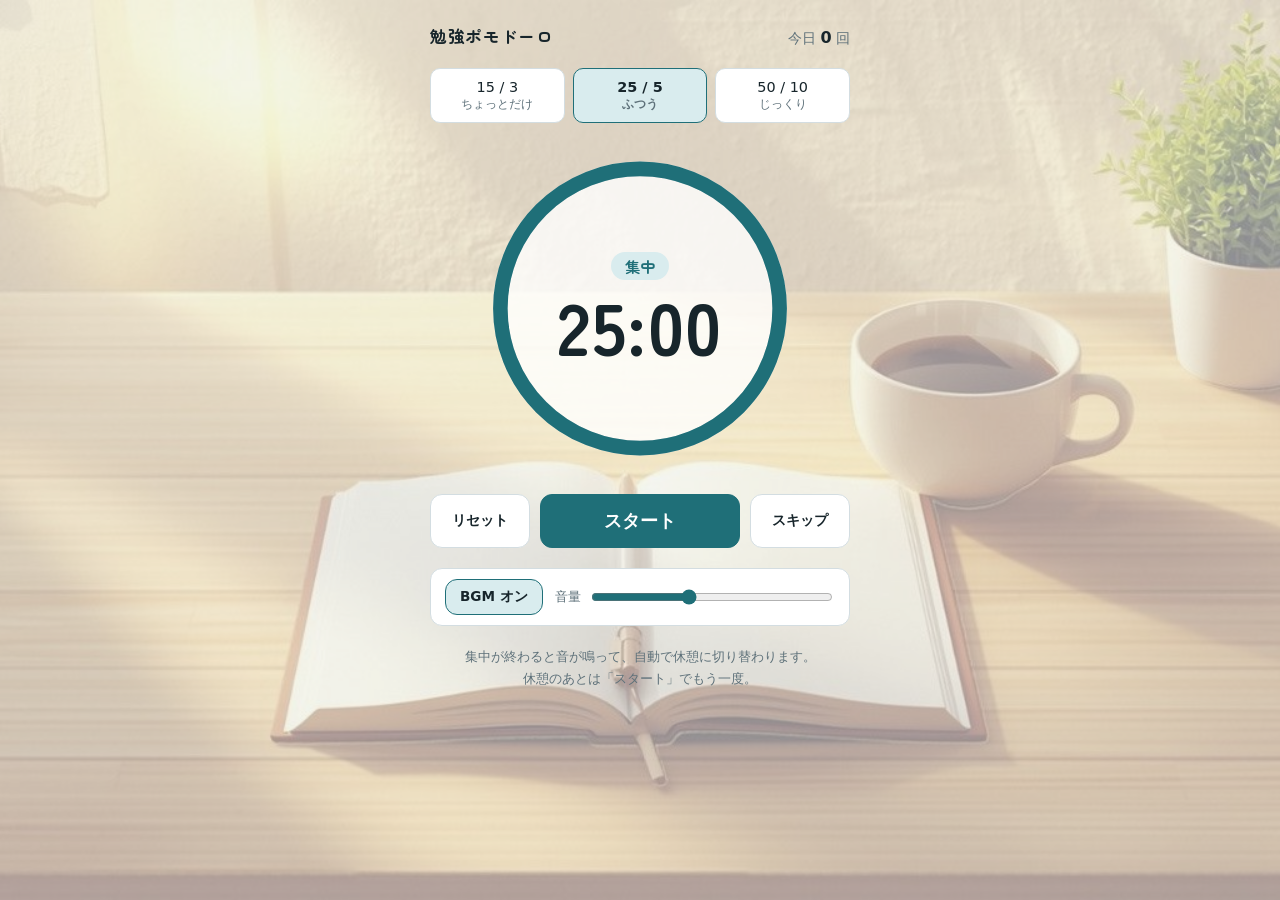
<file: tools/pomodoro/index.html>
<!doctype html><html><head><meta charset=utf8><meta name=viewport content="width=device-width,initial-scale=1,viewport-fit=cover"><style>:root{color-scheme:light;box-sizing:border-box;padding-top:env(safe-area-inset-top,0px);padding-bottom:env(safe-area-inset-bottom,0px)}html{scroll-padding-top:env(safe-area-inset-top,0px)}body{margin:0;padding:0;font:14px -apple-system,BlinkMacSystemFont,sans-serif;background:#fff;color:#000}img{max-width:100%}[hidden]:not([hidden=until-found i]){display:none!important}</style></head><body>
<title>勉強ポモドーロ</title>
<link rel="preconnect" href="https://fonts.googleapis.com">
<link rel="stylesheet" href="https://fonts.googleapis.com/css2?family=Zen+Maru+Gothic:wght@500;700&display=swap">
<style>
/* Layout: one centered column, ring timer on top, controls below, small daily tally at the bottom. */
:root {
  --bg: #eef2f4;
  --surface: #ffffff;
  --fg: #17252b;
  --muted: #5d7079;
  --line: #d3dde1;
  --focus: #1f6f78;
  --focus-soft: #d9ecee;
  --rest: #b8651b;
  --rest-soft: #f6e5d3;
  --on-accent: #ffffff;
  --font-display: "Zen Maru Gothic", "Hiragino Maru Gothic ProN", "Hiragino Sans", "Yu Gothic", sans-serif;
  --font-ui: "Hiragino Sans", "Yu Gothic UI", "Noto Sans JP", system-ui, sans-serif;
}
@media (prefers-color-scheme: dark) {
  :root:not([data-theme="light"]) {
    --bg: #0f1a1e; --surface: #17262c; --fg: #e6eef0; --muted: #93a8b0; --line: #29404a;
    --focus: #5cc0c9; --focus-soft: #1c3a40; --rest: #e8a064; --rest-soft: #3a2a1b; --on-accent: #0f1a1e;
    color-scheme: dark;
  }
}
:root[data-theme="dark"] {
  --bg: #0f1a1e; --surface: #17262c; --fg: #e6eef0; --muted: #93a8b0; --line: #29404a;
  --focus: #5cc0c9; --focus-soft: #1c3a40; --rest: #e8a064; --rest-soft: #3a2a1b; --on-accent: #0f1a1e;
  color-scheme: dark;
}
* { box-sizing: border-box; }
body { background: var(--bg); color: var(--fg); font-family: var(--font-ui); padding-inline: 16px; padding-block: 24px 40px; }
main { max-width: 420px; margin: 0 auto; display: flex; flex-direction: column; gap: 20px; min-width: 0; }
body[data-mode="focus"] { --accent: var(--focus); --accent-soft: var(--focus-soft); }
body[data-mode="rest"] { --accent: var(--rest); --accent-soft: var(--rest-soft); }

.stage { position: fixed; inset: 0; z-index: -1; overflow: hidden; background: var(--bg); }
.layer, .scrim { position: absolute; inset: 0; }
.layer { background-size: cover; background-position: center; }
#layerA { background-image: url("bg-desk.jpg"); }
#layerB { background-image: url("bg-water.jpg"); opacity: 0; transition: opacity 8s ease-in-out; }
#layerB.on { opacity: 1; }
.scrim { background: var(--bg); opacity: .58; }
.dial .face { position: absolute; inset: 5%; border-radius: 50%; background: var(--surface); opacity: .78; }
.dial svg { position: relative; }

h1 { font-family: var(--font-display); font-size: 1.05rem; font-weight: 700; margin: 0; letter-spacing: .04em; }
header { display: flex; align-items: baseline; justify-content: space-between; gap: 12px; }
.tally { color: var(--muted); font-size: .85rem; font-variant-numeric: tabular-nums; }
.tally strong { color: var(--fg); font-size: 1rem; }

.presets { display: grid; grid-template-columns: repeat(3, 1fr); gap: 8px; border: 0; padding: 0; margin: 0; }
.presets label { position: relative; }
.presets input { position: absolute; opacity: 0; inset: 0; cursor: pointer; }
.presets span { display: block; text-align: center; padding: 10px 6px; border: 1px solid var(--line); border-radius: 10px; background: var(--surface); font-size: .9rem; font-variant-numeric: tabular-nums; }
.presets small { display: block; color: var(--muted); font-size: .72rem; margin-top: 2px; }
.presets input:checked + span { border-color: var(--focus); background: var(--focus-soft); font-weight: 700; }
.presets input:focus-visible + span { outline: 3px solid var(--focus); outline-offset: 2px; }

.dial { position: relative; width: min(100%, 320px); aspect-ratio: 1; margin: 4px auto; }
.dial svg { width: 100%; height: 100%; transform: rotate(-90deg); }
.dial .track { fill: none; stroke: var(--line); stroke-width: 10; }
.dial .arc { fill: none; stroke: var(--accent); stroke-width: 10; stroke-linecap: round; transition: stroke .3s; }
.readout { position: absolute; inset: 0; display: flex; flex-direction: column; align-items: center; justify-content: center; gap: 4px; }
.mode { font-family: var(--font-display); font-weight: 700; font-size: .95rem; color: var(--accent); background: var(--accent-soft); padding: 3px 14px; border-radius: 999px; }
.time { font-family: var(--font-display); font-weight: 700; font-size: clamp(3.2rem, 17vw, 4.6rem); line-height: 1.1; font-variant-numeric: tabular-nums; letter-spacing: .02em; }

.controls { display: grid; grid-template-columns: 1fr 2fr 1fr; gap: 10px; }
button { font: inherit; font-weight: 700; border-radius: 12px; padding: 14px 8px; cursor: pointer; border: 1px solid var(--line); background: var(--surface); color: var(--fg); }
button:focus-visible { outline: 3px solid var(--accent); outline-offset: 2px; }
button.main { background: var(--accent); border-color: var(--accent); color: var(--on-accent); font-size: 1.1rem; }
button:active { transform: translateY(1px); }
.bgm { display: flex; align-items: center; gap: 12px; padding: 10px 14px; border: 1px solid var(--line); border-radius: 12px; background: var(--surface); }
.bgm button { padding: 8px 14px; font-size: .85rem; white-space: nowrap; }
.bgm button[aria-pressed="true"] { background: var(--accent-soft); border-color: var(--accent); color: var(--fg); }
.bgm label { display: flex; align-items: center; gap: 8px; flex: 1; min-width: 0; font-size: .8rem; color: var(--muted); }
.bgm input[type="range"] { flex: 1; min-width: 0; accent-color: var(--accent); }
.hint { color: var(--muted); font-size: .8rem; line-height: 1.7; margin: 0; text-align: center; }
@media (prefers-reduced-motion: reduce) { * { transition: none !important; } }
</style>

<div class="stage" aria-hidden="true">
  <div class="layer" id="layerA"></div>
  <div class="layer" id="layerB"></div>
  <div class="scrim"></div>
</div>

<main>
  <header>
    <h1>勉強ポモドーロ</h1>
    <div class="tally">今日 <strong id="count">0</strong> 回</div>
  </header>

  <fieldset class="presets" id="presets">
    <legend hidden>時間の組み合わせ</legend>
    <label><input type="radio" name="preset" value="15,3"><span>15 / 3<small>ちょっとだけ</small></span></label>
    <label><input type="radio" name="preset" value="25,5" checked><span>25 / 5<small>ふつう</small></span></label>
    <label><input type="radio" name="preset" value="50,10"><span>50 / 10<small>じっくり</small></span></label>
  </fieldset>

  <div class="dial">
    <div class="face"></div>
    <svg viewBox="0 0 220 220" aria-hidden="true">
      <circle class="track" cx="110" cy="110" r="96"/>
      <circle class="arc" id="arc" cx="110" cy="110" r="96"/>
    </svg>
    <div class="readout" role="timer" aria-live="off">
      <span class="mode" id="modeLabel">集中</span>
      <span class="time" id="time">25:00</span>
    </div>
  </div>

  <div class="controls">
    <button id="reset" type="button">リセット</button>
    <button id="toggle" type="button" class="main">スタート</button>
    <button id="skip" type="button">スキップ</button>
  </div>

  <div class="bgm">
    <button id="bgmToggle" type="button" aria-pressed="true">BGM オン</button>
    <label for="bgmVol">音量 <input id="bgmVol" type="range" min="0" max="100" value="40"></label>
  </div>

  <p class="hint">集中が終わると音が鳴って、自動で休憩に切り替わります。<br>休憩のあとは「スタート」でもう一度。</p>
</main>

<script>
(function () {
  var $ = function (id) { return document.getElementById(id); };
  var C = 2 * Math.PI * 96;
  var arc = $("arc");
  arc.style.strokeDasharray = C;

  var focusMin = 25, restMin = 5;
  var mode = "focus", total = focusMin * 60, remaining = total;
  var running = false, endAt = 0, timer = null, audio = null, wake = null;

  function todayKey() { var d = new Date(); return "pomo-" + d.getFullYear() + "-" + (d.getMonth() + 1) + "-" + d.getDate(); }
  function loadCount() { try { return parseInt(localStorage.getItem(todayKey()) || "0", 10) || 0; } catch (e) { return 0; } }
  function saveCount(n) { try { localStorage.setItem(todayKey(), String(n)); } catch (e) {} }
  var count = loadCount();

  function fmt(s) { s = Math.max(0, Math.ceil(s)); var m = Math.floor(s / 60), r = s % 60; return (m < 10 ? "0" : "") + m + ":" + (r < 10 ? "0" : "") + r; }

  function pref(k, d) { try { var v = localStorage.getItem("pomo-" + k); return v === null ? d : v; } catch (e) { return d; } }
  function setPref(k, v) { try { localStorage.setItem("pomo-" + k, v); } catch (e) {} }
  var bgm = new Audio("meditative-rain.mp3");
  bgm.loop = true; bgm.preload = "auto";
  var bgmOn = pref("bgm", "1") === "1";
  bgm.volume = (parseInt(pref("vol", "40"), 10) || 0) / 100;
  $("bgmVol").value = Math.round(bgm.volume * 100);

  function syncBgm() {
    var shouldPlay = running && mode === "focus" && bgmOn;
    if (shouldPlay && bgm.paused) { var p = bgm.play(); if (p && p.catch) p.catch(function () {}); }
    else if (!shouldPlay && !bgm.paused) bgm.pause();
    $("bgmToggle").textContent = bgmOn ? "BGM オン" : "BGM オフ";
    $("bgmToggle").setAttribute("aria-pressed", bgmOn ? "true" : "false");
  }

  function render() {
    syncBgm();
    document.body.setAttribute("data-mode", mode);
    $("modeLabel").textContent = mode === "focus" ? "集中" : "休憩";
    $("time").textContent = fmt(remaining);
    $("count").textContent = count;
    $("toggle").textContent = running ? "一時停止" : (remaining < total ? "再開" : "スタート");
    arc.style.strokeDashoffset = C * (1 - remaining / total);
    document.title = running ? fmt(remaining) + " " + (mode === "focus" ? "集中" : "休憩") : "勉強ポモドーロ";
  }

  function beep() {
    try {
      audio = audio || new (window.AudioContext || window.webkitAudioContext)();
      if (audio.state === "suspended") audio.resume();
      [0, 0.28, 0.56].forEach(function (t, i) {
        var o = audio.createOscillator(), g = audio.createGain();
        o.type = "sine"; o.frequency.value = i === 2 ? 988 : 784;
        g.gain.setValueAtTime(0.0001, audio.currentTime + t);
        g.gain.exponentialRampToValueAtTime(0.25, audio.currentTime + t + 0.02);
        g.gain.exponentialRampToValueAtTime(0.0001, audio.currentTime + t + 0.24);
        o.connect(g); g.connect(audio.destination);
        o.start(audio.currentTime + t); o.stop(audio.currentTime + t + 0.26);
      });
    } catch (e) {}
    try { if (navigator.vibrate) navigator.vibrate([200, 100, 200]); } catch (e) {}
  }

  function requestWake() {
    try { if (navigator.wakeLock) navigator.wakeLock.request("screen").then(function (l) { wake = l; }, function () {}); } catch (e) {}
  }
  function releaseWake() { try { if (wake) { wake.release(); wake = null; } } catch (e) {} }

  function stop() { running = false; clearInterval(timer); timer = null; releaseWake(); }

  function switchMode() {
    if (mode === "focus") { count += 1; saveCount(count); mode = "rest"; total = restMin * 60; }
    else { mode = "focus"; total = focusMin * 60; }
    remaining = total;
  }

  function tick() {
    remaining = (endAt - Date.now()) / 1000;
    if (remaining <= 0) { stop(); beep(); switchMode(); }
    render();
  }

  function start() {
    if (running) return;
    running = true;
    endAt = Date.now() + remaining * 1000;
    timer = setInterval(tick, 250);
    requestWake();
    if (!audio) { try { audio = new (window.AudioContext || window.webkitAudioContext)(); } catch (e) {} }
    render();
  }

  function reset() { stop(); total = (mode === "focus" ? focusMin : restMin) * 60; remaining = total; render(); }

  $("toggle").addEventListener("click", function () { if (running) { stop(); render(); } else start(); });
  $("bgmToggle").addEventListener("click", function () { bgmOn = !bgmOn; setPref("bgm", bgmOn ? "1" : "0"); syncBgm(); });
  $("bgmVol").addEventListener("input", function (e) { bgm.volume = e.target.value / 100; setPref("vol", e.target.value); });
  $("reset").addEventListener("click", reset);
  $("skip").addEventListener("click", function () { stop(); mode = mode === "focus" ? "rest" : "focus"; total = (mode === "focus" ? focusMin : restMin) * 60; remaining = total; render(); });

  $("presets").addEventListener("change", function (e) {
    var v = e.target.value.split(",");
    focusMin = parseInt(v[0], 10); restMin = parseInt(v[1], 10);
    mode = "focus"; reset();
  });
  var bgSec = 0, showWater = false;
  setInterval(function () {
    if (!running) return;
    bgSec += 1;
    if (bgSec % 300 === 0) { showWater = !showWater; $("layerB").classList.toggle("on", showWater); }
  }, 1000);
  document.addEventListener("visibilitychange", function () { if (running) tick(); });

  render();
})();
</script>

</body></html>
</file>
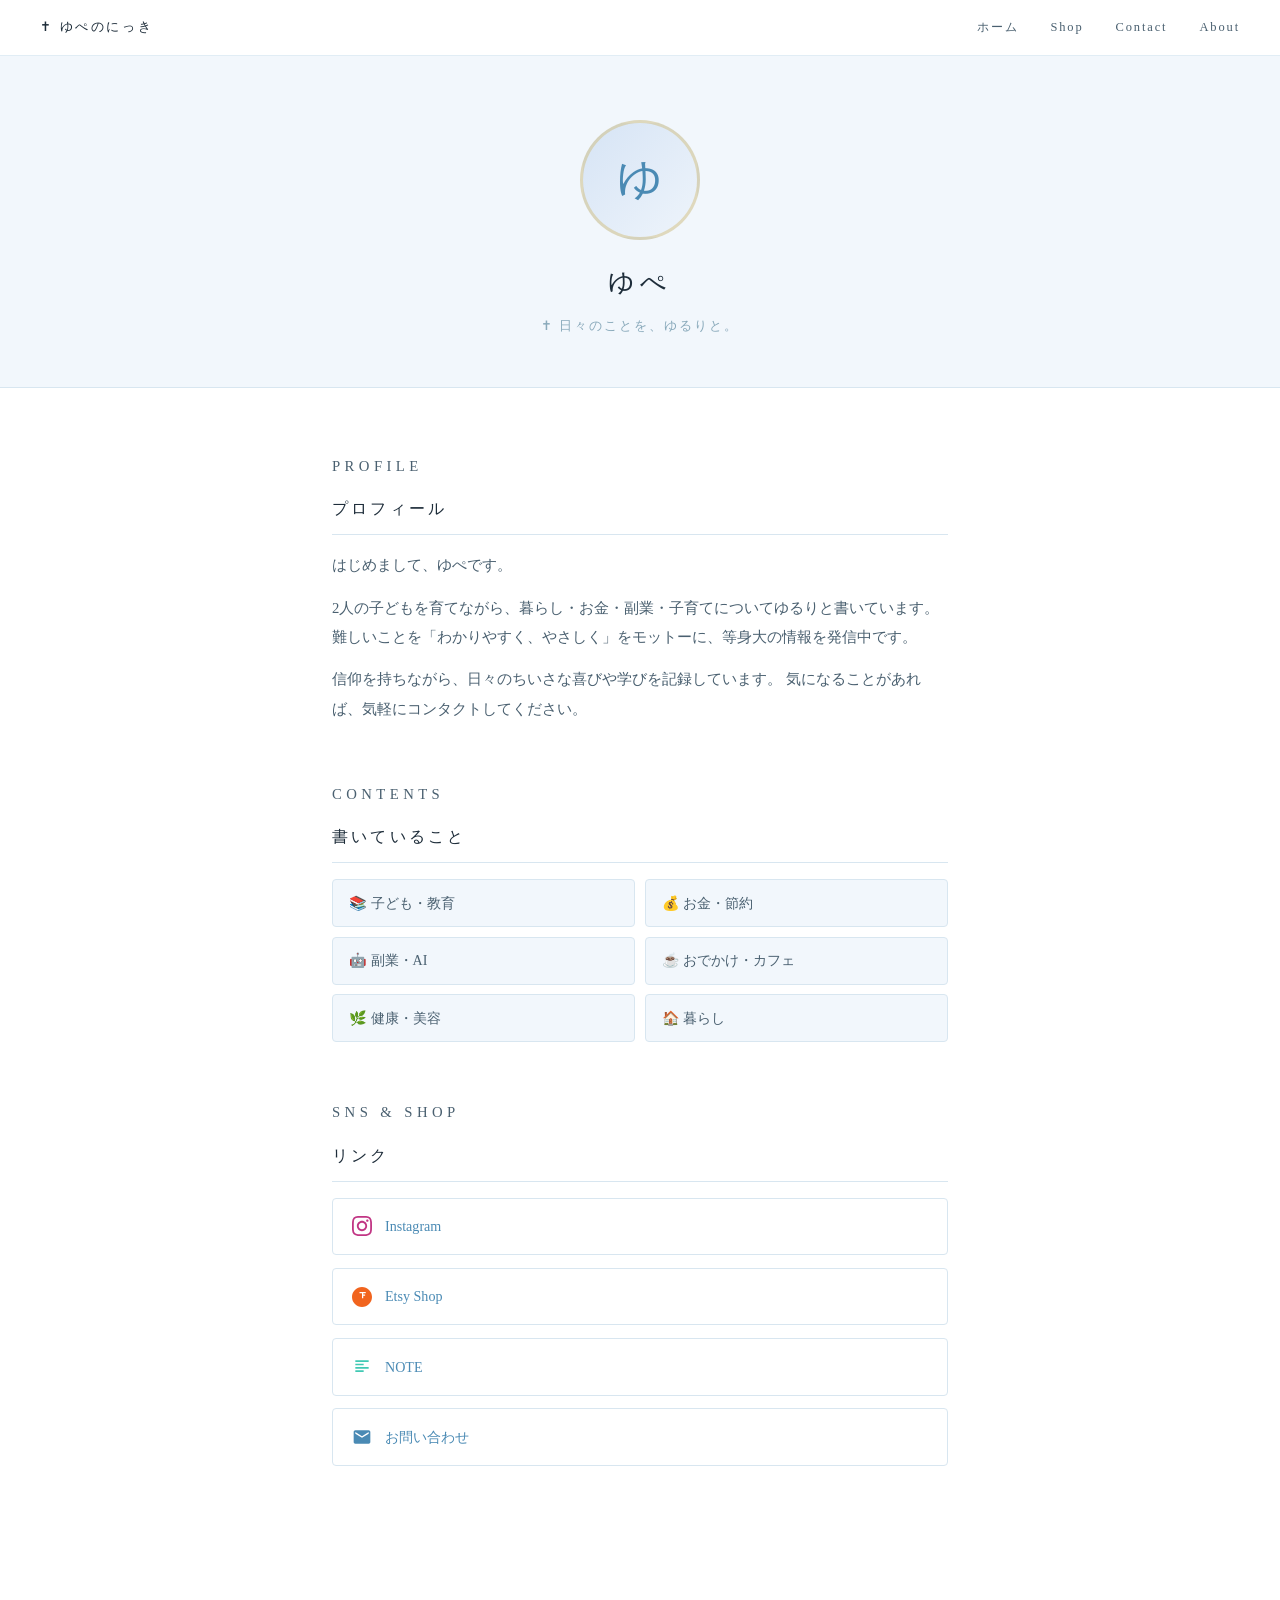
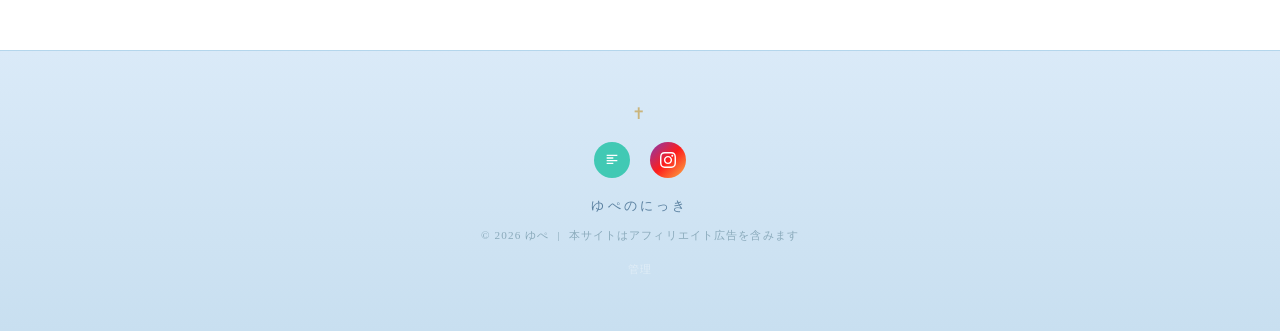
<file: about.html>
<!DOCTYPE html>
<html lang="ja">
<head>
  <meta charset="UTF-8">
  <meta name="viewport" content="width=device-width, initial-scale=1.0">
  <title>About — ゆぺのにっき</title>
  <link rel="stylesheet" href="style.css?v=4">
</head>
<body>

  <nav class="top-nav">
    <a class="nav-logo" href="index.html">✝ ゆぺのにっき</a>
    <ul class="nav-links">
      <li><a href="index.html">ホーム</a></li>
      <li><a href="shop.html">Shop</a></li>
      <li><a href="contact.html">Contact</a></li>
      <li><a href="about.html">About</a></li>
    </ul>
  </nav>

  <!-- Hero -->
  <section class="about-hero">
    <div class="about-avatar-large">ゆ</div>
    <h1>ゆぺ</h1>
    <p class="about-tagline">✝ 日々のことを、ゆるりと。</p>
  </section>

  <!-- Profile -->
  <div class="about-profile-wrap">

    <div class="about-section">
      <p class="lp-eyebrow">PROFILE</p>
      <h2>プロフィール</h2>
      <p>はじめまして、ゆぺです。</p>
      <p>
        2人の子どもを育てながら、暮らし・お金・副業・子育てについてゆるりと書いています。
        難しいことを「わかりやすく、やさしく」をモットーに、等身大の情報を発信中です。
      </p>
      <p>
        信仰を持ちながら、日々のちいさな喜びや学びを記録しています。
        気になることがあれば、気軽にコンタクトしてください。
      </p>
    </div>

    <div class="about-section">
      <p class="lp-eyebrow">CONTENTS</p>
      <h2>書いていること</h2>
      <ul class="about-topics">
        <li>📚 子ども・教育</li>
        <li>💰 お金・節約</li>
        <li>🤖 副業・AI</li>
        <li>☕ おでかけ・カフェ</li>
        <li>🌿 健康・美容</li>
        <li>🏠 暮らし</li>
      </ul>
    </div>

    <div class="about-section">
      <p class="lp-eyebrow">SNS & SHOP</p>
      <h2>リンク</h2>
      <div class="about-sns-links">
        <a class="about-sns-link" href="https://www.instagram.com/yupenonaka" target="_blank" rel="noopener">
          <svg width="20" height="20" viewBox="0 0 24 24" fill="#c13584"><path d="M12 2.163c3.204 0 3.584.012 4.85.07 3.252.148 4.771 1.691 4.919 4.919.058 1.265.069 1.645.069 4.849 0 3.205-.012 3.584-.069 4.849-.149 3.225-1.664 4.771-4.919 4.919-1.266.058-1.644.07-4.85.07-3.204 0-3.584-.012-4.849-.07-3.26-.149-4.771-1.699-4.919-4.92-.058-1.265-.07-1.644-.07-4.849 0-3.204.013-3.583.07-4.849.149-3.227 1.664-4.771 4.919-4.919 1.266-.057 1.645-.069 4.849-.069zm0-2.163c-3.259 0-3.667.014-4.947.072-4.358.2-6.78 2.618-6.98 6.98-.059 1.281-.073 1.689-.073 4.948 0 3.259.014 3.668.072 4.948.2 4.358 2.618 6.78 6.98 6.98 1.281.058 1.689.072 4.948.072 3.259 0 3.668-.014 4.948-.072 4.354-.2 6.782-2.618 6.979-6.98.059-1.28.073-1.689.073-4.948 0-3.259-.014-3.667-.072-4.947-.196-4.354-2.617-6.78-6.979-6.98-1.281-.059-1.69-.073-4.949-.073zm0 5.838c-3.403 0-6.162 2.759-6.162 6.162s2.759 6.163 6.162 6.163 6.162-2.759 6.162-6.163c0-3.403-2.759-6.162-6.162-6.162zm0 10.162c-2.209 0-4-1.79-4-4 0-2.209 1.791-4 4-4s4 1.791 4 4c0 2.21-1.791 4-4 4zm6.406-11.845c-.796 0-1.441.645-1.441 1.44s.645 1.44 1.441 1.44c.795 0 1.439-.645 1.439-1.44s-.644-1.44-1.439-1.44z"/></svg>
          Instagram
        </a>
        <a class="about-sns-link" href="https://www.etsy.com/jp/people/pbqucv90rfuhf5pw" target="_blank" rel="noopener">
          <svg width="20" height="20" viewBox="0 0 24 24" fill="#f1641e"><path d="M12 0C5.373 0 0 5.373 0 12s5.373 12 12 12 12-5.373 12-12S18.627 0 12 0zm4.5 7.5h-3v1.5h2.25v1.5H13.5v3h-1.5V7.5H9V6h7.5v1.5z"/></svg>
          Etsy Shop
        </a>
        <a class="about-sns-link" href="https://note.com/yupe_nonaka" target="_blank" rel="noopener">
          <svg width="20" height="20" viewBox="0 0 24 24" fill="#41c9b4"><path d="M4 4h16v2H4zm0 4h10v2H4zm0 4h16v2H4zm0 4h10v2H4z"/></svg>
          NOTE
        </a>
        <a class="about-sns-link" href="contact.html">
          <svg width="20" height="20" viewBox="0 0 24 24" fill="#4a8ab4"><path d="M20 4H4c-1.1 0-2 .9-2 2v12c0 1.1.9 2 2 2h16c1.1 0 2-.9 2-2V6c0-1.1-.9-2-2-2zm0 4l-8 5-8-5V6l8 5 8-5v2z"/></svg>
          お問い合わせ
        </a>
      </div>
    </div>

  </div>

  <footer class="site-footer">
    <span class="footer-cross">✝</span>
    <div class="footer-sns">
      <a class="f-note" href="https://note.com/yupe_nonaka" target="_blank" rel="noopener" title="NOTE">
        <svg width="16" height="16" viewBox="0 0 24 24" fill="currentColor"><path d="M4 4h16v2H4zm0 4h10v2H4zm0 4h16v2H4zm0 4h10v2H4z"/></svg>
      </a>
      <a class="f-insta" href="https://www.instagram.com/yupenonaka" target="_blank" rel="noopener" title="Instagram">
        <svg width="16" height="16" viewBox="0 0 24 24" fill="currentColor"><path d="M12 2.163c3.204 0 3.584.012 4.85.07 3.252.148 4.771 1.691 4.919 4.919.058 1.265.069 1.645.069 4.849 0 3.205-.012 3.584-.069 4.849-.149 3.225-1.664 4.771-4.919 4.919-1.266.058-1.644.07-4.85.07-3.204 0-3.584-.012-4.849-.07-3.26-.149-4.771-1.699-4.919-4.92-.058-1.265-.07-1.644-.07-4.849 0-3.204.013-3.583.07-4.849.149-3.227 1.664-4.771 4.919-4.919 1.266-.057 1.645-.069 4.849-.069zm0-2.163c-3.259 0-3.667.014-4.947.072-4.358.2-6.78 2.618-6.98 6.98-.059 1.281-.073 1.689-.073 4.948 0 3.259.014 3.668.072 4.948.2 4.358 2.618 6.78 6.98 6.98 1.281.058 1.689.072 4.948.072 3.259 0 3.668-.014 4.948-.072 4.354-.2 6.782-2.618 6.979-6.98.059-1.28.073-1.689.073-4.948 0-3.259-.014-3.667-.072-4.947-.196-4.354-2.617-6.78-6.979-6.98-1.281-.059-1.69-.073-4.949-.073zm0 5.838c-3.403 0-6.162 2.759-6.162 6.162s2.759 6.163 6.162 6.163 6.162-2.759 6.162-6.163c0-3.403-2.759-6.162-6.162-6.162zm0 10.162c-2.209 0-4-1.79-4-4 0-2.209 1.791-4 4-4s4 1.791 4 4c0 2.21-1.791 4-4 4zm6.406-11.845c-.796 0-1.441.645-1.441 1.44s.645 1.44 1.441 1.44c.795 0 1.439-.645 1.439-1.44s-.644-1.44-1.439-1.44z"/></svg>
      </a>
    </div>
    <p class="footer-title">ゆぺのにっき</p>
    <p class="footer-copy">&copy; 2026 ゆぺ &nbsp;|&nbsp; 本サイトはアフィリエイト広告を含みます</p>
    <a href="admin.html" class="footer-admin-link">管理</a>
  </footer>

</body>
</html>
</file>
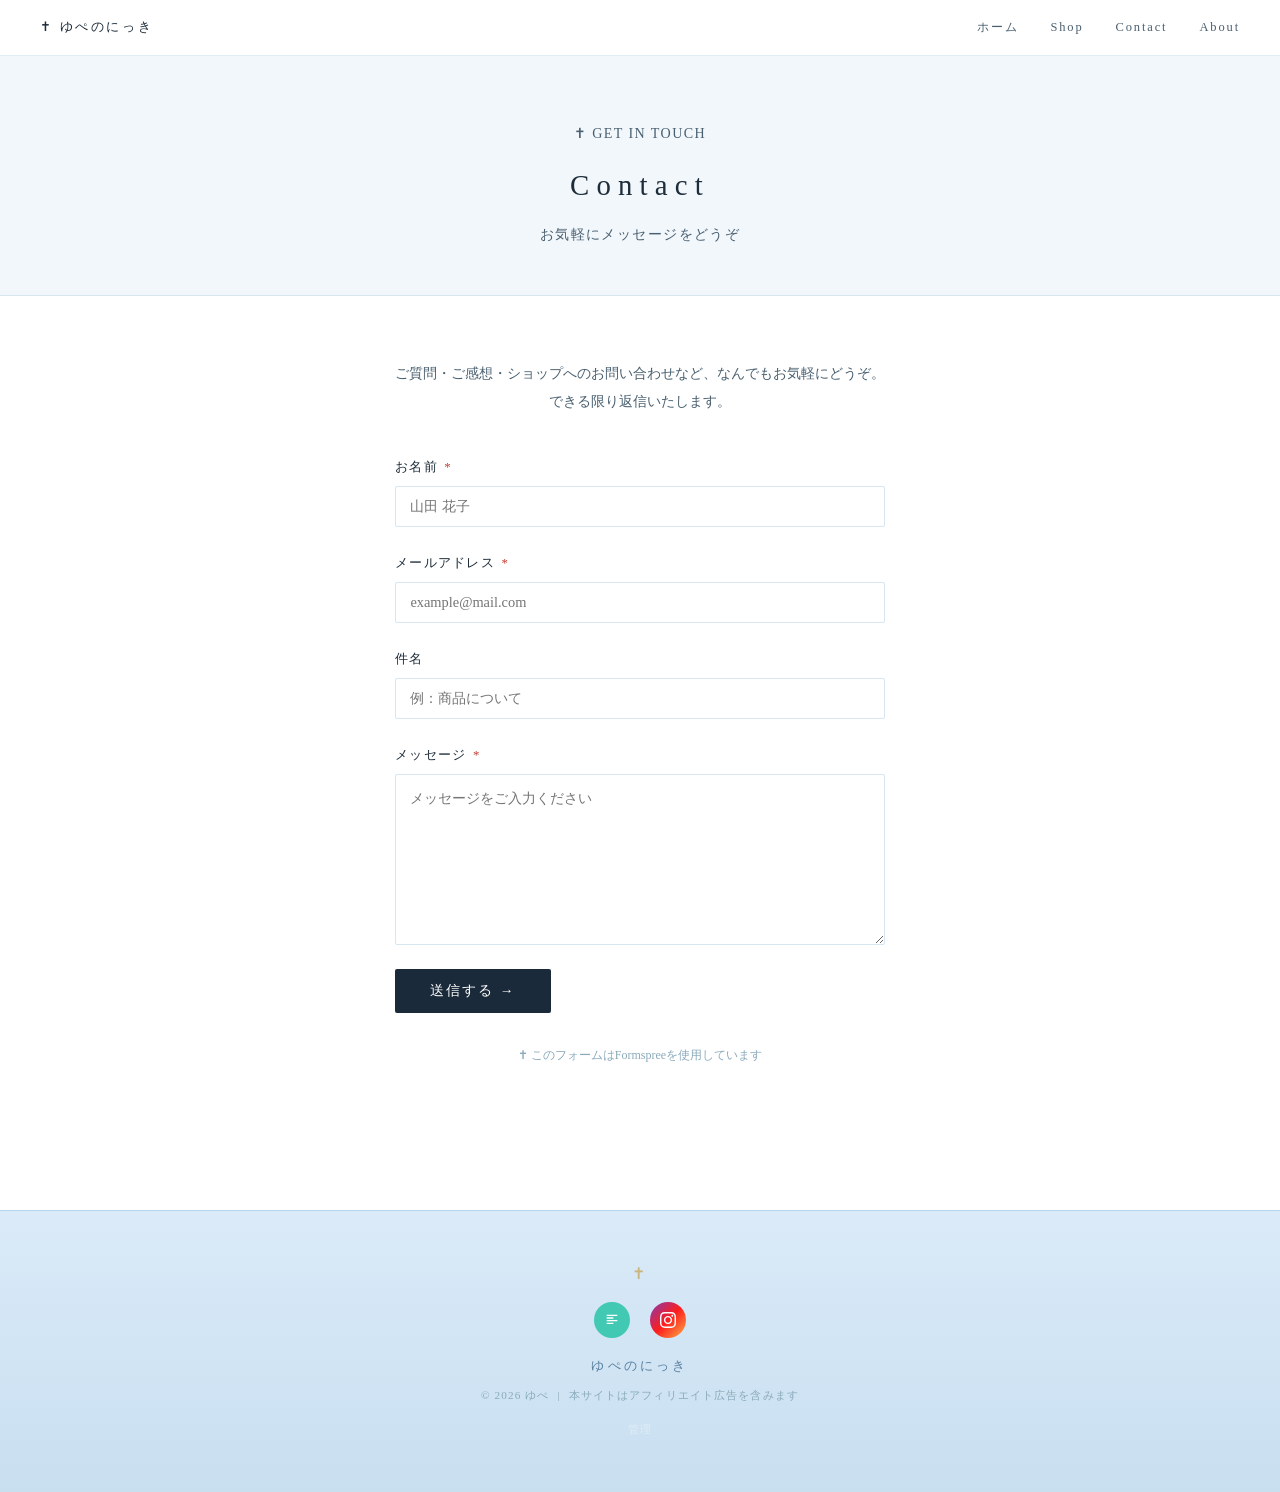
<file: contact.html>
<!DOCTYPE html>
<html lang="ja">
<head>
  <meta charset="UTF-8">
  <meta name="viewport" content="width=device-width, initial-scale=1.0">
  <title>Contact — ゆぺのにっき</title>
  <link rel="stylesheet" href="style.css?v=4">
</head>
<body>

  <nav class="top-nav">
    <a class="nav-logo" href="index.html">✝ ゆぺのにっき</a>
    <ul class="nav-links">
      <li><a href="index.html">ホーム</a></li>
      <li><a href="shop.html">Shop</a></li>
      <li><a href="contact.html">Contact</a></li>
      <li><a href="about.html">About</a></li>
    </ul>
  </nav>

  <!-- Hero -->
  <section class="contact-hero">
    <p class="lp-eyebrow">✝ GET IN TOUCH</p>
    <h1>Contact</h1>
    <p>お気軽にメッセージをどうぞ</p>
  </section>

  <main class="contact-wrap">

    <p class="contact-intro">
      ご質問・ご感想・ショップへのお問い合わせなど、なんでもお気軽にどうぞ。<br>
      できる限り返信いたします。
    </p>

    <form class="contact-form" action="https://formspree.io/f/YOUR_FORM_ID" method="POST">

      <div class="form-group">
        <label class="form-label" for="name">お名前 <span class="required">*</span></label>
        <input class="form-input" type="text" id="name" name="name" placeholder="山田 花子" required>
      </div>

      <div class="form-group">
        <label class="form-label" for="email">メールアドレス <span class="required">*</span></label>
        <input class="form-input" type="email" id="email" name="email" placeholder="example@mail.com" required>
      </div>

      <div class="form-group">
        <label class="form-label" for="subject">件名</label>
        <input class="form-input" type="text" id="subject" name="subject" placeholder="例：商品について">
      </div>

      <div class="form-group">
        <label class="form-label" for="message">メッセージ <span class="required">*</span></label>
        <textarea class="form-textarea" id="message" name="message" rows="6" placeholder="メッセージをご入力ください" required></textarea>
      </div>

      <button class="form-submit" type="submit">送信する →</button>

    </form>

    <p class="contact-note" style="margin-top:2rem;font-size:0.75rem;color:var(--text-light);text-align:center;">
      ✝ このフォームはFormspreeを使用しています
    </p>

  </main>

  <footer class="site-footer">
    <span class="footer-cross">✝</span>
    <div class="footer-sns">
      <a class="f-note" href="https://note.com/yupe_nonaka" target="_blank" rel="noopener" title="NOTE">
        <svg width="16" height="16" viewBox="0 0 24 24" fill="currentColor"><path d="M4 4h16v2H4zm0 4h10v2H4zm0 4h16v2H4zm0 4h10v2H4z"/></svg>
      </a>
      <a class="f-insta" href="https://www.instagram.com/yupenonaka" target="_blank" rel="noopener" title="Instagram">
        <svg width="16" height="16" viewBox="0 0 24 24" fill="currentColor"><path d="M12 2.163c3.204 0 3.584.012 4.85.07 3.252.148 4.771 1.691 4.919 4.919.058 1.265.069 1.645.069 4.849 0 3.205-.012 3.584-.069 4.849-.149 3.225-1.664 4.771-4.919 4.919-1.266.058-1.644.07-4.85.07-3.204 0-3.584-.012-4.849-.07-3.26-.149-4.771-1.699-4.919-4.92-.058-1.265-.07-1.644-.07-4.849 0-3.204.013-3.583.07-4.849.149-3.227 1.664-4.771 4.919-4.919 1.266-.057 1.645-.069 4.849-.069zm0-2.163c-3.259 0-3.667.014-4.947.072-4.358.2-6.78 2.618-6.98 6.98-.059 1.281-.073 1.689-.073 4.948 0 3.259.014 3.668.072 4.948.2 4.358 2.618 6.78 6.98 6.98 1.281.058 1.689.072 4.948.072 3.259 0 3.668-.014 4.948-.072 4.354-.2 6.782-2.618 6.979-6.98.059-1.28.073-1.689.073-4.948 0-3.259-.014-3.667-.072-4.947-.196-4.354-2.617-6.78-6.979-6.98-1.281-.059-1.69-.073-4.949-.073zm0 5.838c-3.403 0-6.162 2.759-6.162 6.162s2.759 6.163 6.162 6.163 6.162-2.759 6.162-6.163c0-3.403-2.759-6.162-6.162-6.162zm0 10.162c-2.209 0-4-1.79-4-4 0-2.209 1.791-4 4-4s4 1.791 4 4c0 2.21-1.791 4-4 4zm6.406-11.845c-.796 0-1.441.645-1.441 1.44s.645 1.44 1.441 1.44c.795 0 1.439-.645 1.439-1.44s-.644-1.44-1.439-1.44z"/></svg>
      </a>
    </div>
    <p class="footer-title">ゆぺのにっき</p>
    <p class="footer-copy">&copy; 2026 ゆぺ &nbsp;|&nbsp; 本サイトはアフィリエイト広告を含みます</p>
    <a href="admin.html" class="footer-admin-link">管理</a>
  </footer>

</body>
</html>
</file>
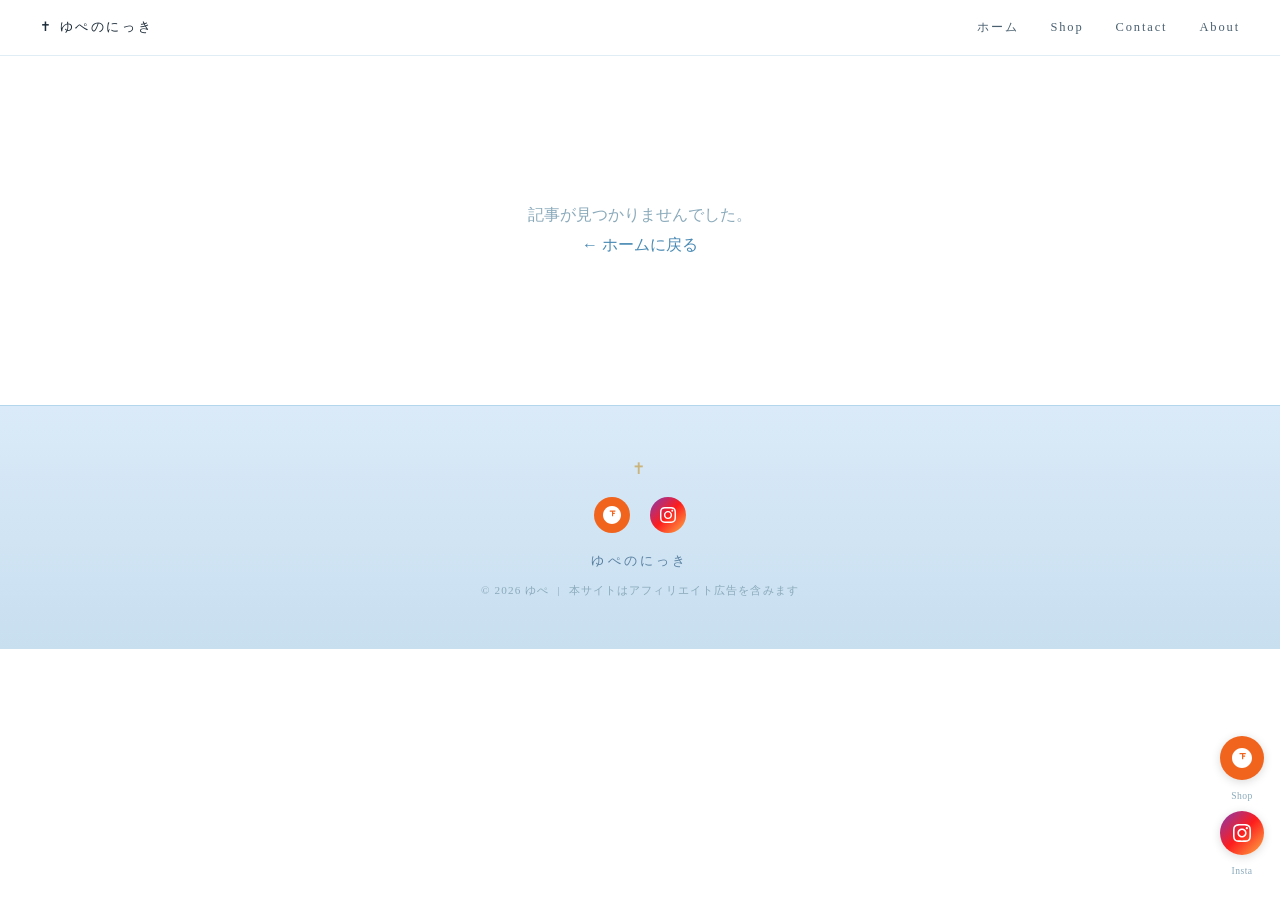
<file: post.html>
<!DOCTYPE html>
<html lang="ja">
<head>
  <meta charset="UTF-8">
  <meta name="viewport" content="width=device-width, initial-scale=1.0">
  <title>記事 — ゆぺのにっき</title>
  <link rel="stylesheet" href="style.css?v=3">
  <link href="https://cdn.quilljs.com/1.3.7/quill.snow.css" rel="stylesheet">
  <style>
    /* ===== Quill カスタマイズ ===== */
    .ql-toolbar.ql-snow {
      border: 1px solid #d8e6f0;
      border-bottom: none;
      border-radius: 3px 3px 0 0;
      background: #f8fbfd;
      font-family: inherit;
    }
    .ql-container.ql-snow {
      border: 1px solid #d8e6f0;
      border-radius: 0 0 3px 3px;
      font-family: inherit;
      font-size: 0.95rem;
      color: #1e2d3a;
    }
    .ql-editor { min-height: 260px; line-height: 1.9; padding: 1rem; }
    .ql-editor.ql-blank::before { color: #b0c8d8; font-style: normal; }
    .ql-snow .ql-picker { color: #4a6070; }
    .ql-snow .ql-stroke { stroke: #4a6070; }
    .ql-snow .ql-fill { fill: #4a6070; }
    .ql-snow.ql-toolbar button:hover .ql-stroke,
    .ql-snow.ql-toolbar button.ql-active .ql-stroke { stroke: #4a8ab4; }
    .ql-snow.ql-toolbar button:hover .ql-fill,
    .ql-snow.ql-toolbar button.ql-active .ql-fill { fill: #4a8ab4; }

    /* ===== 編集オーバーレイ ===== */
    #inlineEditor {
      display: none;
      position: fixed; inset: 0;
      background: rgba(10,20,30,0.6);
      z-index: 500;
      align-items: flex-start;
      justify-content: center;
      padding: 1.5rem 1rem;
      overflow-y: auto;
    }
    #inlineEditor.open { display: flex; }
    .ie-panel {
      background: #fff;
      border-radius: 6px;
      width: 100%; max-width: 760px;
      padding: 2rem;
      box-shadow: 0 8px 40px rgba(0,0,0,0.3);
      margin: auto;
    }
    .ie-panel h2 {
      font-size: 0.9rem; font-weight: normal;
      letter-spacing: 0.18em; color: #4a6070;
      margin-bottom: 1.5rem; padding-bottom: 0.8rem;
      border-bottom: 1px solid #eef4f8;
      display: flex; align-items: center; gap: 0.5rem;
    }
    .ie-label {
      font-size: 0.75rem; letter-spacing: 0.1em;
      color: #4a6070; display: block; margin-bottom: 0.4rem;
    }
    .ie-input {
      width: 100%; border: 1px solid #d8e6f0; border-radius: 2px;
      padding: 0.65rem 0.85rem; font-size: 0.9rem; font-family: inherit;
      color: #1e2d3a; background: #fafcfe; outline: none;
      box-sizing: border-box; margin-bottom: 1rem;
      transition: border-color 0.2s;
    }
    .ie-input:focus { border-color: #4a8ab4; background: #fff; }
    .ie-row { display: grid; grid-template-columns: 1fr 1fr; gap: 1rem; }
    .ie-actions {
      display: flex; gap: 0.7rem; align-items: center;
      flex-wrap: wrap; margin-top: 1.2rem;
    }
    .ie-btn-save {
      background: #1e2d3a; color: #fff; border: none;
      padding: 0.65rem 2rem; font-size: 0.82rem;
      letter-spacing: 0.12em; font-family: inherit;
      cursor: pointer; border-radius: 2px; transition: opacity 0.2s;
    }
    .ie-btn-save:hover { opacity: 0.8; }
    .ie-btn-save:disabled { opacity: 0.45; cursor: default; }
    .ie-btn-cancel {
      background: none; border: 1px solid #d8e6f0; color: #8aaabb;
      padding: 0.65rem 1.2rem; font-size: 0.82rem;
      letter-spacing: 0.1em; font-family: inherit;
      cursor: pointer; border-radius: 2px;
    }
    .ie-msg { font-size: 0.78rem; color: #2e7d52; }
    .ie-msg.err { color: #c0392b; }
    .ie-section { margin-bottom: 1rem; }

    /* ===== 記事内画像 ===== */
    .post-body img {
      max-width: 100%; border-radius: 4px;
      margin: 1rem 0; display: block;
    }

    /* ===== 管理バー ===== */
    #adminBar {
      position: fixed; bottom: 1.5rem; left: 50%;
      transform: translateX(-50%);
      background: #1e2d3a; color: #fff; border-radius: 6px;
      display: none; align-items: center; gap: 0.6rem;
      padding: 0.65rem 1.2rem; z-index: 499;
      box-shadow: 0 4px 20px rgba(0,0,0,0.3);
      font-size: 0.8rem; font-family: inherit; white-space: nowrap;
    }
    #adminBar.show { display: flex; }
    .ab-label { color: #c8a84a; font-size: 0.75rem; margin-right: 0.2rem; }
    .ab-btn {
      border: none; cursor: pointer; padding: 0.4rem 1rem;
      border-radius: 3px; font-size: 0.78rem; font-family: inherit;
      transition: opacity 0.2s;
    }
    .ab-btn:hover { opacity: 0.85; }
    .ab-btn:disabled { opacity: 0.5; cursor: default; }
    .ab-edit   { background: #4a8ab4; color: #fff; }
    .ab-delete { background: #c0392b; color: #fff; }
    .ab-admin  { color: #8aaabb; font-size: 0.75rem; text-decoration: none; margin-left: 0.2rem; }
  </style>
</head>
<body>

  <nav class="top-nav">
    <a class="nav-logo" href="index.html">✝ ゆぺのにっき</a>
    <ul class="nav-links">
      <li><a href="index.html">ホーム</a></li>
      <li><a href="shop.html">Shop</a></li>
      <li><a href="contact.html">Contact</a></li>
      <li><a href="about.html">About</a></li>
    </ul>
  </nav>

  <article class="post-single-wrap" id="postContent">
    <p style="text-align:center;color:#8aaabb;padding:4rem 0;">読み込み中…</p>
  </article>

  <!-- ===== インライン編集パネル ===== -->
  <div id="inlineEditor">
    <div class="ie-panel">
      <h2>✏️ 記事を編集</h2>

      <div class="ie-row">
        <div class="ie-section">
          <label class="ie-label">タイトル *</label>
          <input class="ie-input" type="text" id="ieTitle" placeholder="記事のタイトル">
        </div>
        <div class="ie-section">
          <label class="ie-label">日付</label>
          <input class="ie-input" type="text" id="ieDate" placeholder="例：2026年4月28日">
        </div>
      </div>

      <div class="ie-row">
        <div class="ie-section">
          <label class="ie-label">概要（省略可）</label>
          <input class="ie-input" type="text" id="ieExcerpt" placeholder="一覧に表示される説明文">
        </div>
        <div class="ie-section">
          <label class="ie-label">カテゴリ</label>
          <input class="ie-input" type="text" id="ieCategory" placeholder="例：子ども・教育">
        </div>
      </div>

      <div class="ie-section">
        <label class="ie-label">本文（太字・見出し・リスト・画像など使えます）</label>
        <div id="ieQuill"></div>
      </div>

      <div class="ie-actions">
        <button class="ie-btn-save" id="ieSaveBtn" onclick="ieSave()">保存して公開する</button>
        <button class="ie-btn-cancel" onclick="ieClose()">キャンセル</button>
        <span class="ie-msg" id="ieMsg"></span>
      </div>
    </div>
  </div>

  <!-- 管理バー -->
  <div id="adminBar">
    <span class="ab-label">✝ 管理</span>
    <button class="ab-btn ab-edit" onclick="ieOpen()">✏️ 編集</button>
    <button class="ab-btn ab-delete" id="abDeleteBtn" onclick="doDelete()">🗑 削除</button>
    <a class="ab-admin" href="admin.html">管理画面 →</a>
  </div>

  <!-- フローティングSNSボタン -->
  <div class="sns-float">
    <a class="sns-float-btn etsy-float" href="https://www.etsy.com/jp/people/pbqucv90rfuhf5pw" target="_blank" rel="noopener" title="Etsyショップ">
      <svg width="20" height="20" viewBox="0 0 24 24" fill="currentColor"><path d="M12 0C5.373 0 0 5.373 0 12s5.373 12 12 12 12-5.373 12-12S18.627 0 12 0zm4.5 7.5h-3v1.5h2.25v1.5H13.5v3h-1.5V7.5H9V6h7.5v1.5z"/></svg>
    </a>
    <span class="sns-float-label">Shop</span>
    <a class="sns-float-btn insta-float" href="https://www.instagram.com/yupenonaka" target="_blank" rel="noopener" title="Instagram">
      <svg width="18" height="18" viewBox="0 0 24 24" fill="currentColor"><path d="M12 2.163c3.204 0 3.584.012 4.85.07 3.252.148 4.771 1.691 4.919 4.919.058 1.265.069 1.645.069 4.849 0 3.205-.012 3.584-.069 4.849-.149 3.225-1.664 4.771-4.919 4.919-1.266.058-1.644.07-4.85.07-3.204 0-3.584-.012-4.849-.07-3.26-.149-4.771-1.699-4.919-4.92-.058-1.265-.07-1.644-.07-4.849 0-3.204.013-3.583.07-4.849.149-3.227 1.664-4.771 4.919-4.919 1.266-.057 1.645-.069 4.849-.069zm0-2.163c-3.259 0-3.667.014-4.947.072-4.358.2-6.78 2.618-6.98 6.98-.059 1.281-.073 1.689-.073 4.948 0 3.259.014 3.668.072 4.948.2 4.358 2.618 6.78 6.98 6.98 1.281.058 1.689.072 4.948.072 3.259 0 3.668-.014 4.948-.072 4.354-.2 6.782-2.618 6.979-6.98.059-1.28.073-1.689.073-4.948 0-3.259-.014-3.667-.072-4.947-.196-4.354-2.617-6.78-6.979-6.98-1.281-.059-1.69-.073-4.949-.073zm0 5.838c-3.403 0-6.162 2.759-6.162 6.162s2.759 6.163 6.162 6.163 6.162-2.759 6.162-6.163c0-3.403-2.759-6.162-6.162-6.162zm0 10.162c-2.209 0-4-1.79-4-4 0-2.209 1.791-4 4-4s4 1.791 4 4c0 2.21-1.791 4-4 4zm6.406-11.845c-.796 0-1.441.645-1.441 1.44s.645 1.44 1.441 1.44c.795 0 1.439-.645 1.439-1.44s-.644-1.44-1.439-1.44z"/></svg>
    </a>
    <span class="sns-float-label">Insta</span>
  </div>

  <footer class="site-footer">
    <span class="footer-cross">✝</span>
    <div class="footer-sns">
      <a class="f-etsy" href="https://www.etsy.com/jp/people/pbqucv90rfuhf5pw" target="_blank" rel="noopener">
        <svg width="18" height="18" viewBox="0 0 24 24" fill="currentColor"><path d="M12 0C5.373 0 0 5.373 0 12s5.373 12 12 12 12-5.373 12-12S18.627 0 12 0zm4.5 7.5h-3v1.5h2.25v1.5H13.5v3h-1.5V7.5H9V6h7.5v1.5z"/></svg>
      </a>
      <a class="f-insta" href="https://www.instagram.com/yupenonaka" target="_blank" rel="noopener">
        <svg width="16" height="16" viewBox="0 0 24 24" fill="currentColor"><path d="M12 2.163c3.204 0 3.584.012 4.85.07 3.252.148 4.771 1.691 4.919 4.919.058 1.265.069 1.645.069 4.849 0 3.205-.012 3.584-.069 4.849-.149 3.225-1.664 4.771-4.919 4.919-1.266.058-1.644.07-4.85.07-3.204 0-3.584-.012-4.849-.07-3.26-.149-4.771-1.699-4.919-4.92-.058-1.265-.07-1.644-.07-4.849 0-3.204.013-3.583.07-4.849.149-3.227 1.664-4.771 4.919-4.919 1.266-.057 1.645-.069 4.849-.069zm0-2.163c-3.259 0-3.667.014-4.947.072-4.358.2-6.78 2.618-6.98 6.98-.059 1.281-.073 1.689-.073 4.948 0 3.259.014 3.668.072 4.948.2 4.358 2.618 6.78 6.98 6.98 1.281.058 1.689.072 4.948.072 3.259 0 3.668-.014 4.948-.072 4.354-.2 6.782-2.618 6.979-6.98.059-1.28.073-1.689.073-4.948 0-3.259-.014-3.667-.072-4.947-.196-4.354-2.617-6.78-6.979-6.98-1.281-.059-1.69-.073-4.949-.073zm0 5.838c-3.403 0-6.162 2.759-6.162 6.162s2.759 6.163 6.162 6.163 6.162-2.759 6.162-6.163c0-3.403-2.759-6.162-6.162-6.162zm0 10.162c-2.209 0-4-1.79-4-4 0-2.209 1.791-4 4-4s4 1.791 4 4c0 2.21-1.791 4-4 4zm6.406-11.845c-.796 0-1.441.645-1.441 1.44s.645 1.44 1.441 1.44c.795 0 1.439-.645 1.439-1.44s-.644-1.44-1.439-1.44z"/></svg>
      </a>
    </div>
    <p class="footer-title">ゆぺのにっき</p>
    <p class="footer-copy">&copy; 2026 ゆぺ &nbsp;|&nbsp; 本サイトはアフィリエイト広告を含みます</p>
  </footer>

  <script src="https://cdn.quilljs.com/1.3.7/quill.min.js"></script>
  <script src="blog.js?v=5"></script>
  <script>
    const postId = getParam('id');
    const el = document.getElementById('postContent');
    let _currentPost = null;
    let quill = null;

    // ===== 本文レンダリング（HTML & 旧プレーンテキスト両対応）=====
    function renderBody(body) {
      if (!body) return '';
      if (body.trim().startsWith('<')) return body; // Quill HTML
      // 旧フォーマット（プレーンテキスト + [img:...]）
      return body.split(/\n\n+/).map(para => {
        const t = para.trim();
        const imgMatch = t.match(/^\[img:(.+?)\]$/);
        if (imgMatch) {
          const src = imgMatch[1];
          const url = src.startsWith('http') ? src
            : 'https://conny3100-blip.github.io/yupe-hp/' + src;
          return `<img src="${url}" alt="" loading="lazy">`;
        }
        return `<p>${escHtml(para.replace(/\n/g,' '))}</p>`;
      }).join('');
    }

    // ===== カテゴリ別 楽天バナー設定 =====
    const rakutenBanners = {
      '子ども・教育': {
        icon: '📚',
        title: '子ども・教育グッズを楽天で探す',
        desc: '知育玩具・英語教材・学習グッズなど、子どもの成長に役立つアイテムが勢ぞろい！',
        url: 'https://search.rakuten.co.jp/search/mall/知育玩具/',
        btn: '楽天市場で見る →'
      },
      'お金・節約': {
        icon: '💰',
        title: 'ふるさと納税で節約＆ポイントGET',
        desc: '楽天ふるさと納税なら豪華返礼品＋楽天ポイントが貯まってお得！',
        url: 'https://event.rakuten.co.jp/furusato/',
        btn: 'ふるさと納税を見る →'
      },
      '副業・AI': {
        icon: '💻',
        title: '副業・仕事効率化グッズを楽天で',
        desc: 'ビジネス書・デスク周り・PC周辺機器など在宅ワークに役立つアイテム！',
        url: 'https://search.rakuten.co.jp/search/mall/在宅ワーク+グッズ/',
        btn: '楽天市場で見る →'
      },
      'おでかけ・カフェ': {
        icon: '☕',
        title: 'おでかけグッズを楽天で探す',
        desc: 'お出かけバッグ・カフェグッズ・旅行小物など、おでかけをもっと楽しく！',
        url: 'https://search.rakuten.co.jp/search/mall/お出かけ+バッグ/',
        btn: '楽天市場で見る →'
      },
      '健康・美容': {
        icon: '✨',
        title: '健康・美容グッズを楽天で探す',
        desc: 'サプリ・スキンケア・フィットネスグッズなど、毎日のケアに役立つアイテム！',
        url: 'https://search.rakuten.co.jp/search/mall/美容+健康/',
        btn: '楽天市場で見る →'
      },
      '暮らし': {
        icon: '🏠',
        title: '暮らしをもっと快適に！楽天で探す',
        desc: '生活雑貨・インテリア・家電など、日々の暮らしを豊かにするアイテムが満載！',
        url: 'https://search.rakuten.co.jp/search/mall/生活雑貨/',
        btn: '楽天市場で見る →'
      },
      'default': {
        icon: '🛍',
        title: '楽天市場でお得にお買い物',
        desc: 'ポイントが貯まる・使える！日用品からグルメまで何でもそろう楽天市場へ。',
        url: 'https://www.rakuten.co.jp/',
        btn: '楽天市場を見る →'
      }
    };

    // ===== 記事表示 =====
    function renderPost(post) {
      _currentPost = post;
      document.title = post.title + ' — ゆぺのにっき';

      const bodyHtml = renderBody(post.body || '');
      const banner   = rakutenBanners[post.category] || rakutenBanners['default'];

      el.innerHTML = `
        <p class="pr-notice">※ 本記事にはアフィリエイト広告（楽天市場）が含まれる場合があります。</p>
        <header class="post-single-header">
          <time class="post-date">${escHtml(post.date)}</time>
          <h1>${escHtml(post.title)}</h1>
        </header>
        <div class="post-body">${bodyHtml}</div>

        <a class="rakuten-banner" href="${banner.url}" target="_blank" rel="noopener sponsored">
          <span class="rakuten-banner-label">PR / 楽天市場</span>
          <div class="rakuten-banner-inner">
            <div class="rakuten-banner-img">${banner.icon}</div>
            <div class="rakuten-banner-text">
              <h4>${banner.title}</h4>
              <p>${banner.desc}</p>
              <span class="rakuten-btn">${banner.btn}</span>
            </div>
          </div>
        </a>

        <a class="back-link" href="index.html">← Back to Home</a>
      `;
      if (isAdmin()) document.getElementById('adminBar').classList.add('show');
    }

    // ===== 初期表示 =====
    fetchPost(postId).then(post => {
      if (!post) {
        document.title = '記事が見つかりません — ゆぺのにっき';
        el.innerHTML = `<p style="text-align:center;color:#8aaabb;padding:4rem 0;">記事が見つかりませんでした。<br><a href="index.html" style="color:#4a8ab4;">← ホームに戻る</a></p>`;
        return;
      }
      renderPost(post);
    });

    // ===== Quill 初期化 =====
    function initQuill() {
      if (quill) return;
      quill = new Quill('#ieQuill', {
        theme: 'snow',
        placeholder: '本文を書いてください…',
        modules: {
          toolbar: {
            container: [
              [{ header: [1, 2, 3, false] }],
              ['bold', 'italic', 'underline', 'strike'],
              [{ color: [] }, { background: [] }],
              [{ list: 'ordered' }, { list: 'bullet' }],
              ['blockquote', 'link', 'image'],
              ['clean']
            ],
            handlers: { image: quillImageHandler }
          }
        }
      });
    }

    // Quill の画像ボタン → GitHub にアップロード
    async function quillImageHandler() {
      const input = document.createElement('input');
      input.type = 'file';
      input.accept = 'image/*';
      input.onchange = async () => {
        const file = input.files[0];
        if (!file) return;
        if (file.size > 5 * 1024 * 1024) { alert('5MB以下の画像を選んでください'); return; }

        const range = quill.getSelection(true);
        quill.insertText(range.index, 'アップロード中…', { color: '#8aaabb' });

        try {
          const url = await uploadToGitHub(file);
          quill.deleteText(range.index, 7);
          quill.insertEmbed(range.index, 'image', url);
          quill.setSelection(range.index + 1);
        } catch(e) {
          quill.deleteText(range.index, 7);
          alert('画像のアップロードに失敗しました: ' + e.message);
        }
      };
      input.click();
    }

    // GitHub に画像をアップロードして URL を返す
    async function uploadToGitHub(file) {
      const reader = new FileReader();
      const base64 = await new Promise((res, rej) => {
        reader.onload = e => res(e.target.result.split(',')[1]);
        reader.onerror = rej;
        reader.readAsDataURL(file);
      });
      const safeName = file.name.replace(/[^a-zA-Z0-9._-]/g, '_');
      const path = `images/${Date.now()}_${safeName}`;
      const token = localStorage.getItem('yupe_gh_token');
      const r = await fetch(`https://api.github.com/repos/conny3100-blip/yupe-hp/contents/${path}`, {
        method: 'PUT',
        headers: {
          'Authorization': 'token ' + token,
          'Accept': 'application/vnd.github+json',
          'Content-Type': 'application/json'
        },
        body: JSON.stringify({ message: '画像をアップロード', content: base64 })
      });
      if (!r.ok) { const d = await r.json(); throw new Error(d.message); }
      return `https://conny3100-blip.github.io/yupe-hp/${path}`;
    }

    // ===== インライン編集を開く =====
    function ieOpen() {
      if (!_currentPost) return;
      initQuill();
      document.getElementById('ieTitle').value    = _currentPost.title || '';
      document.getElementById('ieDate').value     = _currentPost.date || '';
      document.getElementById('ieExcerpt').value  = _currentPost.excerpt || '';
      document.getElementById('ieCategory').value = _currentPost.category || '';
      document.getElementById('ieMsg').textContent = '';
      document.getElementById('ieSaveBtn').disabled = false;

      // 本文をQuillにセット
      const body = _currentPost.body || '';
      if (body.trim().startsWith('<')) {
        quill.root.innerHTML = body;
      } else {
        // プレーンテキストをHTMLに変換してセット
        const html = body.split(/\n\n+/).map(p => `<p>${p.replace(/\n/g,' ')}</p>`).join('');
        quill.root.innerHTML = html;
      }

      document.getElementById('inlineEditor').classList.add('open');
      setTimeout(() => quill.focus(), 100);
    }

    function ieClose() {
      document.getElementById('inlineEditor').classList.remove('open');
    }
    document.getElementById('inlineEditor').addEventListener('click', e => {
      if (e.target === document.getElementById('inlineEditor')) ieClose();
    });

    // ===== 保存 =====
    async function ieSave() {
      const title    = document.getElementById('ieTitle').value.trim();
      const date     = document.getElementById('ieDate').value.trim();
      const category = document.getElementById('ieCategory').value.trim();
      const body     = quill.root.innerHTML;
      const excerpt  = document.getElementById('ieExcerpt').value.trim()
        || quill.getText().replace(/\n/g,' ').substring(0, 80) + '…';

      if (!title) { alert('タイトルを入力してください。'); return; }

      const btn = document.getElementById('ieSaveBtn');
      const msg = document.getElementById('ieMsg');
      btn.disabled = true;
      msg.textContent = '保存中…';
      msg.className = 'ie-msg';

      try {
        const posts = await ghFetchPosts();
        if (!posts) throw new Error('記事の取得に失敗しました');
        const idx = posts.findIndex(p => String(p.id) === String(postId));
        if (idx === -1) throw new Error('記事が見つかりません');
        posts[idx] = { ...posts[idx], title, date, excerpt, body, category };
        await ghSavePosts(posts);
        msg.textContent = '✓ 保存しました！';
        _currentPost = posts[idx];
        renderPost(_currentPost);
        setTimeout(() => ieClose(), 1000);
      } catch(e) {
        msg.textContent = '失敗: ' + e.message;
        msg.className = 'ie-msg err';
        btn.disabled = false;
      }
    }

    // ===== 削除 =====
    async function doDelete() {
      if (!confirm('この記事を削除しますか？\nこの操作は元に戻せません。')) return;
      const btn = document.getElementById('abDeleteBtn');
      btn.textContent = '削除中…';
      btn.disabled = true;
      try {
        const posts = await ghFetchPosts();
        if (!posts) throw new Error('取得失敗');
        await ghSavePosts(posts.filter(p => String(p.id) !== String(postId)));
        alert('削除しました！');
        location.href = 'index.html';
      } catch(e) {
        alert('削除失敗: ' + e.message);
        btn.textContent = '🗑 削除';
        btn.disabled = false;
      }
    }
  </script>
</body>
</html>
</file>
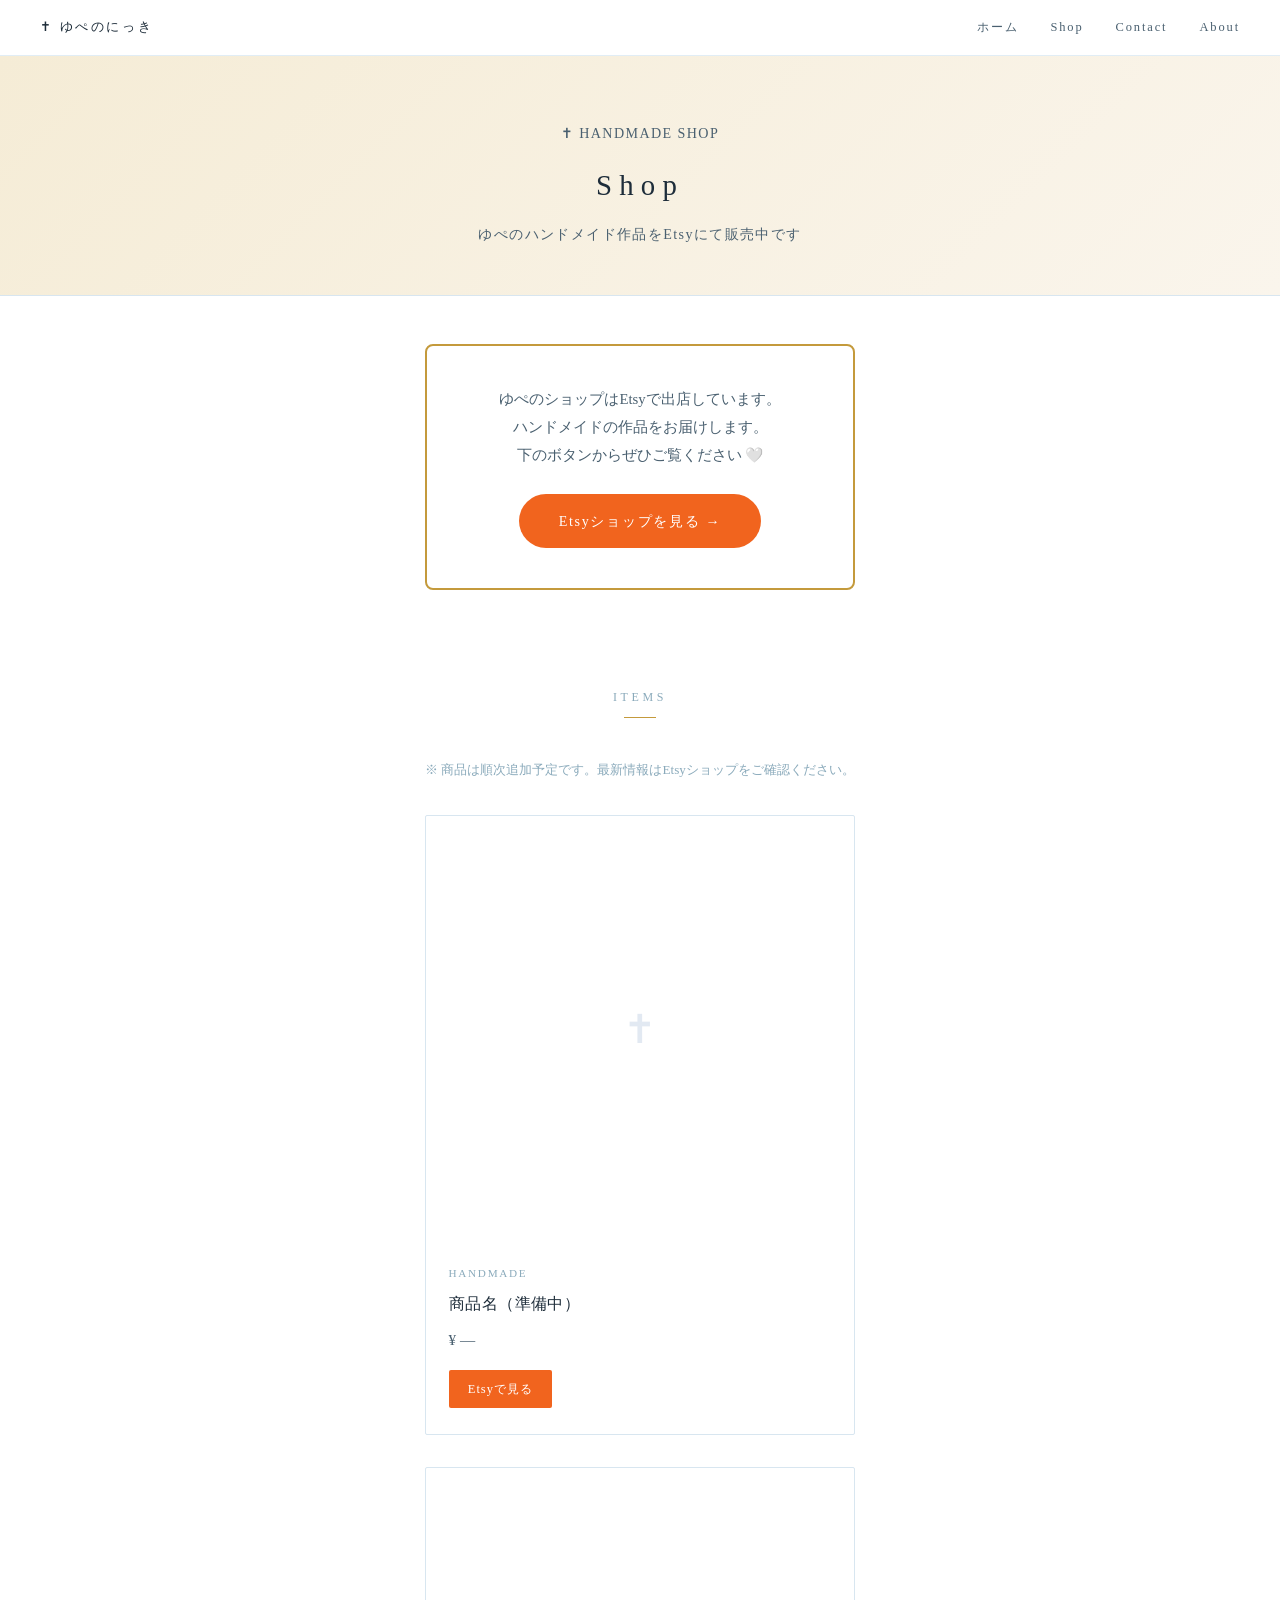
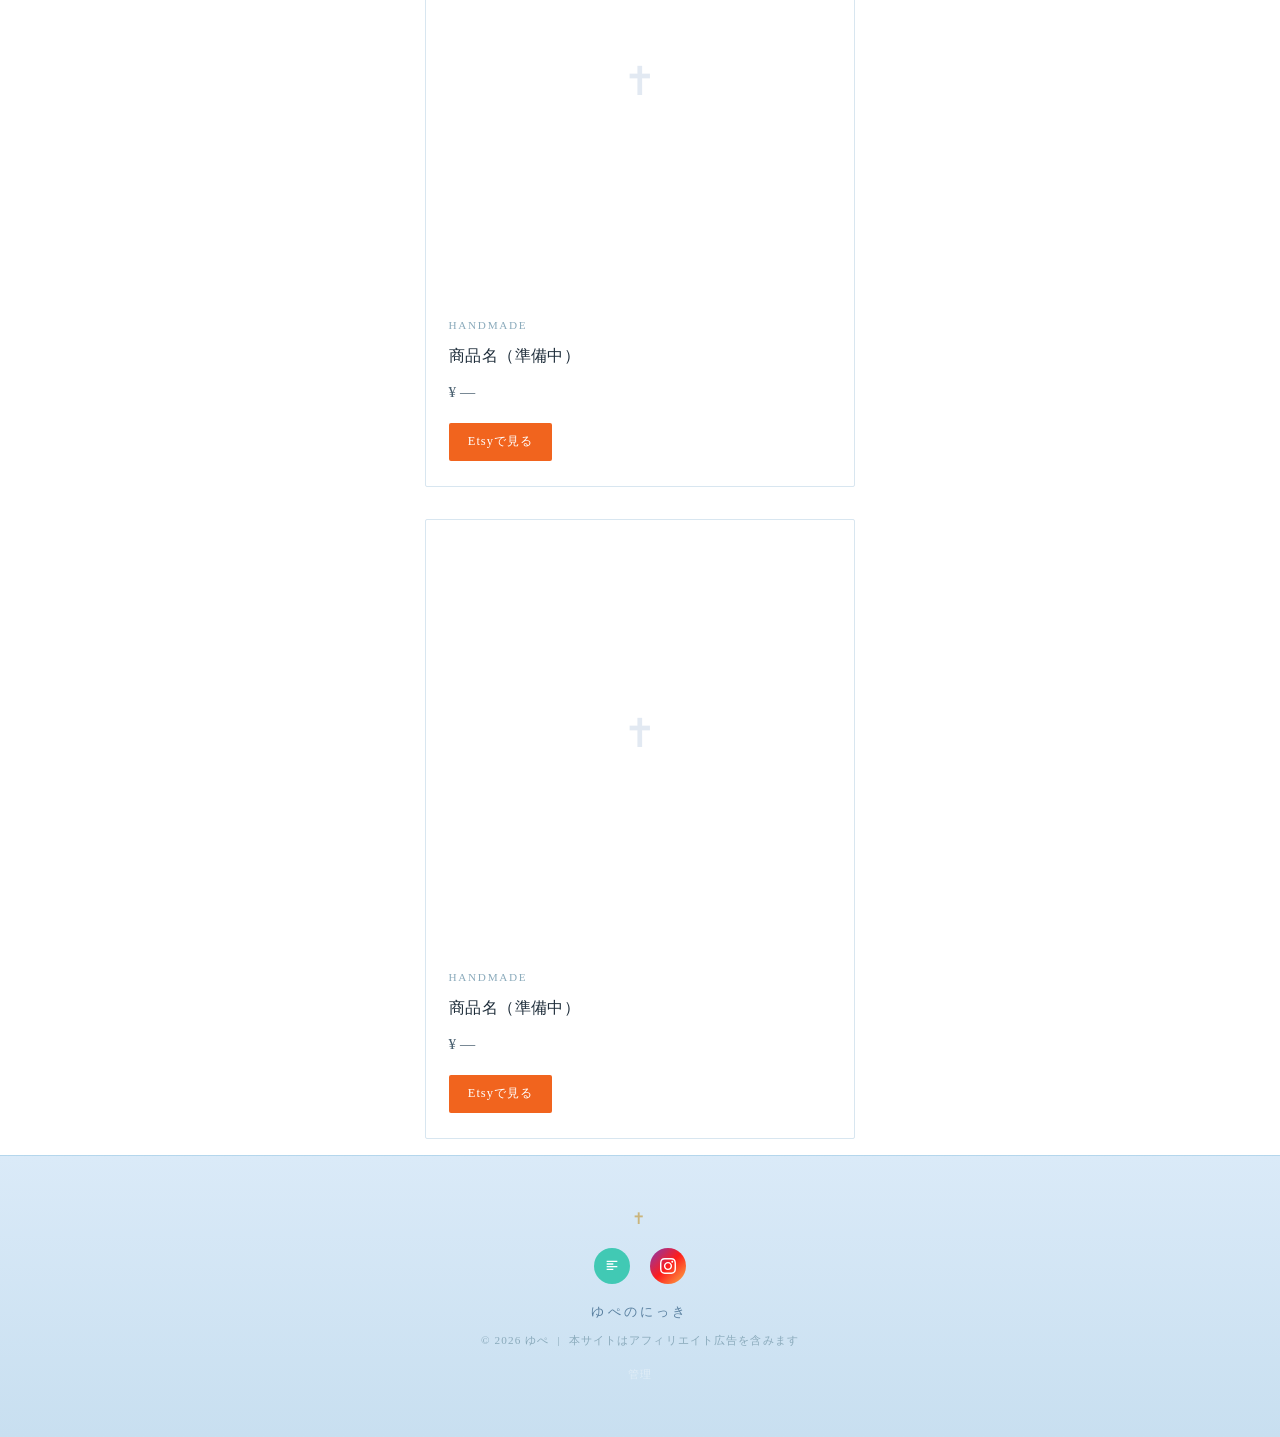
<file: shop.html>
<!DOCTYPE html>
<html lang="ja">
<head>
  <meta charset="UTF-8">
  <meta name="viewport" content="width=device-width, initial-scale=1.0">
  <title>Shop — ゆぺのにっき</title>
  <link rel="stylesheet" href="style.css?v=4">
</head>
<body>

  <nav class="top-nav">
    <a class="nav-logo" href="index.html">✝ ゆぺのにっき</a>
    <ul class="nav-links">
      <li><a href="index.html">ホーム</a></li>
      <li><a href="shop.html">Shop</a></li>
      <li><a href="contact.html">Contact</a></li>
      <li><a href="about.html">About</a></li>
    </ul>
  </nav>

  <!-- Hero -->
  <section class="shop-hero">
    <p class="lp-eyebrow">✝ HANDMADE SHOP</p>
    <h1>Shop</h1>
    <p>ゆぺのハンドメイド作品をEtsyにて販売中です</p>
  </section>

  <main class="container">

    <!-- Etsy CTA -->
    <div class="shop-etsy-cta">
      <p>
        ゆぺのショップはEtsyで出店しています。<br>
        ハンドメイドの作品をお届けします。<br>
        下のボタンからぜひご覧ください 🤍
      </p>
      <a class="shop-etsy-btn" href="https://www.etsy.com/jp/people/pbqucv90rfuhf5pw" target="_blank" rel="noopener">
        Etsyショップを見る →
      </a>
    </div>

    <!-- 商品グリッド -->
    <div class="section-header" style="padding-top:3rem;">
      <h2>Items</h2>
      <div class="section-line"></div>
    </div>
    <p style="font-size:0.82rem;color:var(--text-light);text-align:center;margin-bottom:2rem;">
      ※ 商品は順次追加予定です。最新情報はEtsyショップをご確認ください。
    </p>

    <div class="shop-grid">
      <div class="shop-card">
        <div class="shop-card-thumb thumb-1">
          <span class="shop-card-icon">✝</span>
        </div>
        <div class="shop-card-body">
          <p class="shop-card-label">handmade</p>
          <h3 class="shop-card-name">商品名（準備中）</h3>
          <p class="shop-card-price">¥ ―</p>
          <a class="shop-card-btn" href="https://www.etsy.com/jp/people/pbqucv90rfuhf5pw" target="_blank" rel="noopener">Etsyで見る</a>
        </div>
      </div>
      <div class="shop-card">
        <div class="shop-card-thumb thumb-2">
          <span class="shop-card-icon">✝</span>
        </div>
        <div class="shop-card-body">
          <p class="shop-card-label">handmade</p>
          <h3 class="shop-card-name">商品名（準備中）</h3>
          <p class="shop-card-price">¥ ―</p>
          <a class="shop-card-btn" href="https://www.etsy.com/jp/people/pbqucv90rfuhf5pw" target="_blank" rel="noopener">Etsyで見る</a>
        </div>
      </div>
      <div class="shop-card">
        <div class="shop-card-thumb thumb-3">
          <span class="shop-card-icon">✝</span>
        </div>
        <div class="shop-card-body">
          <p class="shop-card-label">handmade</p>
          <h3 class="shop-card-name">商品名（準備中）</h3>
          <p class="shop-card-price">¥ ―</p>
          <a class="shop-card-btn" href="https://www.etsy.com/jp/people/pbqucv90rfuhf5pw" target="_blank" rel="noopener">Etsyで見る</a>
        </div>
      </div>
    </div>

  </main>

  <footer class="site-footer">
    <span class="footer-cross">✝</span>
    <div class="footer-sns">
      <a class="f-note" href="https://note.com/yupe_nonaka" target="_blank" rel="noopener" title="NOTE">
        <svg width="16" height="16" viewBox="0 0 24 24" fill="currentColor"><path d="M4 4h16v2H4zm0 4h10v2H4zm0 4h16v2H4zm0 4h10v2H4z"/></svg>
      </a>
      <a class="f-insta" href="https://www.instagram.com/yupenonaka" target="_blank" rel="noopener" title="Instagram">
        <svg width="16" height="16" viewBox="0 0 24 24" fill="currentColor"><path d="M12 2.163c3.204 0 3.584.012 4.85.07 3.252.148 4.771 1.691 4.919 4.919.058 1.265.069 1.645.069 4.849 0 3.205-.012 3.584-.069 4.849-.149 3.225-1.664 4.771-4.919 4.919-1.266.058-1.644.07-4.85.07-3.204 0-3.584-.012-4.849-.07-3.26-.149-4.771-1.699-4.919-4.92-.058-1.265-.07-1.644-.07-4.849 0-3.204.013-3.583.07-4.849.149-3.227 1.664-4.771 4.919-4.919 1.266-.057 1.645-.069 4.849-.069zm0-2.163c-3.259 0-3.667.014-4.947.072-4.358.2-6.78 2.618-6.98 6.98-.059 1.281-.073 1.689-.073 4.948 0 3.259.014 3.668.072 4.948.2 4.358 2.618 6.78 6.98 6.98 1.281.058 1.689.072 4.948.072 3.259 0 3.668-.014 4.948-.072 4.354-.2 6.782-2.618 6.979-6.98.059-1.28.073-1.689.073-4.948 0-3.259-.014-3.667-.072-4.947-.196-4.354-2.617-6.78-6.979-6.98-1.281-.059-1.69-.073-4.949-.073zm0 5.838c-3.403 0-6.162 2.759-6.162 6.162s2.759 6.163 6.162 6.163 6.162-2.759 6.162-6.163c0-3.403-2.759-6.162-6.162-6.162zm0 10.162c-2.209 0-4-1.79-4-4 0-2.209 1.791-4 4-4s4 1.791 4 4c0 2.21-1.791 4-4 4zm6.406-11.845c-.796 0-1.441.645-1.441 1.44s.645 1.44 1.441 1.44c.795 0 1.439-.645 1.439-1.44s-.644-1.44-1.439-1.44z"/></svg>
      </a>
    </div>
    <p class="footer-title">ゆぺのにっき</p>
    <p class="footer-copy">&copy; 2026 ゆぺ &nbsp;|&nbsp; 本サイトはアフィリエイト広告を含みます</p>
    <a href="admin.html" class="footer-admin-link">管理</a>
  </footer>

</body>
</html>
</file>
<file: style.css>
/* ===== Reset & Base ===== */
*, *::before, *::after {
  box-sizing: border-box;
  margin: 0;
  padding: 0;
}

:root {
  --bg: #ffffff;
  --surface: #ffffff;
  --bg-light: #f2f7fc;
  --border: #d8e6f0;
  --text: #1e2d3a;
  --text-mid: #4a6070;
  --text-light: #8aaabb;
  --accent: #4a8ab4;
  --gold: #c49a3c;
  --nav-bg: rgba(255,255,255,0.95);
}

html {
  font-size: 16px;
  scroll-behavior: smooth;
}

body {
  background-color: var(--bg);
  color: var(--text);
  font-family: 'Hiragino Mincho ProN', 'Yu Mincho', 'YuMincho', 'Georgia', serif;
  line-height: 1.9;
  min-height: 100vh;
  display: flex;
  flex-direction: column;
}

a {
  color: inherit;
  text-decoration: none;
  transition: opacity 0.2s;
}

a:hover {
  opacity: 0.65;
}

img {
  max-width: 100%;
  display: block;
}

/* ===== トップナビゲーション ===== */
.top-nav {
  position: sticky;
  top: 0;
  z-index: 100;
  background: var(--nav-bg);
  backdrop-filter: blur(8px);
  -webkit-backdrop-filter: blur(8px);
  border-bottom: 1px solid rgba(180,210,230,0.4);
  display: flex;
  align-items: center;
  justify-content: space-between;
  padding: 0 2.5rem;
  height: 56px;
}

.top-nav .nav-logo {
  font-size: 0.82rem;
  letter-spacing: 0.2em;
  color: var(--text);
  font-weight: normal;
}

.top-nav .nav-links {
  display: flex;
  gap: 2rem;
  list-style: none;
  font-size: 0.78rem;
  letter-spacing: 0.15em;
}

.top-nav .nav-links a {
  color: var(--text-mid);
}

/* ===== ヒーロー ===== */
.hero {
  width: 100%;
  /* 夜明けの空グラデーション */
  background:
    radial-gradient(ellipse 80% 60% at 50% 0%, rgba(255,255,255,0.9) 0%, transparent 60%),
    radial-gradient(ellipse 60% 40% at 80% 30%, rgba(255,220,180,0.35) 0%, transparent 50%),
    radial-gradient(ellipse 70% 50% at 20% 40%, rgba(180,220,255,0.4) 0%, transparent 55%),
    linear-gradient(180deg,
      #c8dff0 0%,
      #daeaf8 20%,
      #edf5fd 45%,
      #fef9f0 70%,
      #fff8ee 100%
    );
  display: flex;
  flex-direction: column;
  align-items: center;
  justify-content: center;
  text-align: center;
  padding: 6rem 2rem 5.5rem;
  position: relative;
  overflow: hidden;
}

/* 雲のような光の層 */
.hero::before {
  content: '';
  position: absolute;
  inset: 0;
  background:
    radial-gradient(ellipse 120% 30% at 20% 55%, rgba(255,255,255,0.55) 0%, transparent 60%),
    radial-gradient(ellipse 100% 25% at 75% 45%, rgba(255,255,255,0.45) 0%, transparent 55%),
    radial-gradient(ellipse 80% 20% at 50% 70%, rgba(255,248,230,0.5) 0%, transparent 60%);
  pointer-events: none;
}

.hero-hands-svg {
  width: 80px;
  height: 90px;
  margin-bottom: 0.8rem;
  position: relative;
  filter: drop-shadow(0 2px 10px rgba(100,160,210,0.3));
}

.hero-cross {
  color: var(--gold);
  font-size: 0.95rem;
  margin-bottom: 1.2rem;
  opacity: 0.75;
  position: relative;
  letter-spacing: 0.5em;
}

.hero-title {
  font-size: clamp(1.8rem, 5vw, 3rem);
  font-weight: normal;
  letter-spacing: 0.35em;
  color: #2a3d50;
  margin-bottom: 0.8rem;
  position: relative;
  text-shadow: 0 1px 12px rgba(255,255,255,0.9);
}

.hero-subtitle {
  font-size: 0.8rem;
  color: #6a8fa8;
  letter-spacing: 0.2em;
  margin-bottom: 1.8rem;
  position: relative;
}

.hero-verse {
  font-size: 0.8rem;
  color: #7a9ab4;
  font-style: italic;
  letter-spacing: 0.06em;
  max-width: 400px;
  line-height: 1.8;
  position: relative;
  border-top: 1px solid rgba(100,160,210,0.25);
  padding-top: 1.2rem;
}

/* ===== コンテナ ===== */
.container {
  max-width: 900px;
  margin: 0 auto;
  padding: 0 2rem;
  flex: 1;
}

/* ===== セクションタイトル ===== */
.section-header {
  text-align: center;
  padding: 4rem 0 2.5rem;
}

.section-header h2 {
  font-size: 0.75rem;
  letter-spacing: 0.3em;
  color: var(--text-light);
  font-weight: normal;
  text-transform: uppercase;
  margin-bottom: 0.5rem;
}

.section-header .section-line {
  width: 32px;
  height: 1px;
  background: var(--gold);
  margin: 0 auto;
}

/* ===== 記事グリッド ===== */
.post-grid {
  display: grid;
  grid-template-columns: repeat(auto-fill, minmax(260px, 1fr));
  gap: 2.5rem;
  padding-bottom: 5rem;
}

.post-card {
  background: var(--surface);
  border: none;
  transition: opacity 0.2s;
}

.post-card:hover {
  opacity: 0.75;
}

.post-card-thumb {
  width: 100%;
  aspect-ratio: 4/3;
  background: var(--bg-light);
  margin-bottom: 1rem;
  overflow: hidden;
  position: relative;
  display: flex;
  align-items: center;
  justify-content: center;
}

/* サムネイル代替（画像なし用） */
.post-card-thumb.thumb-1 { background: linear-gradient(135deg, #d6e4f5 0%, #eef4fb 100%); }
.post-card-thumb.thumb-2 { background: linear-gradient(135deg, #e8f0e9 0%, #f3f7f3 100%); }
.post-card-thumb.thumb-3 { background: linear-gradient(135deg, #f5ecd6 0%, #faf5ec 100%); }

.post-card-thumb-cross {
  font-size: 2rem;
  color: rgba(58,110,168,0.18);
}

.post-card-thumb img {
  width: 100%;
  height: 100%;
  object-fit: cover;
  position: absolute;
  top: 0; left: 0;
  display: block;
}

.post-date {
  font-size: 0.72rem;
  color: var(--text-light);
  letter-spacing: 0.1em;
  display: block;
  margin-bottom: 0.4rem;
}

.post-title {
  font-size: 1rem;
  font-weight: normal;
  line-height: 1.6;
  letter-spacing: 0.05em;
  color: var(--text);
  margin-bottom: 0.6rem;
}

.post-excerpt {
  font-size: 0.82rem;
  color: var(--text-mid);
  line-height: 1.8;
}

/* ===== 単記事ページ ===== */
.post-single-wrap {
  max-width: 660px;
  margin: 5rem auto;
  padding: 0 2rem;
}

.post-single-header {
  text-align: center;
  margin-bottom: 3rem;
  padding-bottom: 2rem;
  border-bottom: 1px solid var(--border);
}

.post-single-header .post-date {
  margin-bottom: 0.8rem;
}

.post-single-header h1 {
  font-size: 1.6rem;
  font-weight: normal;
  letter-spacing: 0.08em;
  line-height: 1.6;
}

.post-body {
  font-size: 0.95rem;
  line-height: 2.1;
  color: var(--text-mid);
}

.post-body p {
  margin-bottom: 1.4em;
}

.post-body blockquote {
  border-left: 2px solid var(--gold);
  margin: 2em 0;
  padding: 0.8em 1.5em;
  color: var(--text-light);
  font-style: italic;
  font-size: 0.9rem;
  background: var(--bg-light);
}

.back-link {
  display: inline-block;
  margin-top: 3rem;
  font-size: 0.75rem;
  color: var(--text-light);
  letter-spacing: 0.15em;
  text-transform: uppercase;
}

/* ===== About ===== */
.about-wrap {
  max-width: 560px;
  margin: 5rem auto;
  padding: 0 2rem;
  text-align: center;
}

.about-avatar {
  width: 96px;
  height: 96px;
  border-radius: 50%;
  background: linear-gradient(135deg, #2c4a6e, #3a6ea8);
  display: flex;
  align-items: center;
  justify-content: center;
  font-size: 2rem;
  color: #fff;
  margin: 0 auto 1.5rem;
}

.about-name {
  font-size: 1.3rem;
  font-weight: normal;
  letter-spacing: 0.25em;
  margin-bottom: 0.4rem;
}

.about-verse {
  font-size: 0.75rem;
  color: var(--gold);
  font-style: italic;
  letter-spacing: 0.08em;
  margin-bottom: 2rem;
}

.about-divider {
  width: 32px;
  height: 1px;
  background: var(--border);
  margin: 0 auto 2rem;
}

.about-bio {
  font-size: 0.9rem;
  color: var(--text-mid);
  line-height: 2;
  text-align: left;
}

/* ===== フッター ===== */
.site-footer {
  background: linear-gradient(180deg, #daeaf8 0%, #c8dff0 100%);
  text-align: center;
  padding: 3rem 1rem;
  border-top: 1px solid rgba(150,200,230,0.4);
}

.footer-cross {
  display: block;
  font-size: 1rem;
  color: var(--gold);
  opacity: 0.65;
  margin-bottom: 0.8rem;
  letter-spacing: 0.15em;
}

.footer-title {
  font-size: 0.8rem;
  letter-spacing: 0.25em;
  color: #5a80a0;
  margin-bottom: 0.4rem;
}

.footer-copy {
  font-size: 0.7rem;
  color: #8aaabb;
  letter-spacing: 0.1em;
}
.footer-admin-link {
  display: inline-block;
  margin-top: 0.8rem;
  font-size: 0.7rem;
  color: rgba(255,255,255,0.4);
  text-decoration: none;
  letter-spacing: 0.05em;
}
.footer-admin-link:hover { color: rgba(255,255,255,0.8); }

/* ===== ページヒーロー（Shop / Contact） ===== */
.page-hero {
  background: linear-gradient(180deg, #c8dff0 0%, #daeaf8 40%, #edf5fd 70%, #fef9f0 100%);
  text-align: center;
  padding: 4rem 1rem 3.5rem;
  position: relative;
  overflow: hidden;
}

.page-hero::before {
  content: '';
  position: absolute;
  inset: 0;
  background-image:
    repeating-linear-gradient(60deg, transparent, transparent 60px,
      rgba(255,255,255,0.02) 60px, rgba(255,255,255,0.02) 61px),
    repeating-linear-gradient(-60deg, transparent, transparent 60px,
      rgba(255,255,255,0.02) 60px, rgba(255,255,255,0.02) 61px);
  pointer-events: none;
}

.page-hero-title {
  font-size: 2rem;
  font-weight: normal;
  letter-spacing: 0.3em;
  color: #2a3d50;
  position: relative;
  margin-bottom: 0.5rem;
  text-shadow: 0 1px 10px rgba(255,255,255,0.8);
}

.page-hero-sub {
  font-size: 0.78rem;
  color: #6a8fa8;
  letter-spacing: 0.15em;
  position: relative;
  font-style: italic;
}

/* ===== Etsyバナー ===== */
.etsy-banner {
  margin: 3rem 0 2rem;
  border: 1px solid var(--border);
  border-radius: 2px;
  background: #fdf6ee;
  padding: 2rem;
  text-align: center;
}

.etsy-banner-text {
  font-size: 0.9rem;
  color: var(--text-mid);
  line-height: 1.8;
  margin-bottom: 1.2rem;
}

.etsy-btn {
  display: inline-flex;
  align-items: center;
  background: #f1641e;
  color: #fff;
  font-size: 0.88rem;
  letter-spacing: 0.08em;
  padding: 0.7rem 1.8rem;
  border-radius: 2px;
  transition: opacity 0.2s;
  font-family: inherit;
}

.etsy-btn:hover {
  opacity: 0.85;
  color: #fff;
}

/* ===== ショップグリッド ===== */
.shop-grid {
  display: grid;
  grid-template-columns: repeat(auto-fill, minmax(240px, 1fr));
  gap: 2rem;
  padding-bottom: 1rem;
}

.shop-card {
  border: 1px solid var(--border);
  border-radius: 2px;
  overflow: hidden;
  transition: box-shadow 0.2s;
}

.shop-card:hover {
  box-shadow: 0 4px 16px rgba(26,42,58,0.08);
}

.shop-card-thumb {
  width: 100%;
  aspect-ratio: 1/1;
  display: flex;
  align-items: center;
  justify-content: center;
}

.shop-card-icon {
  font-size: 2.5rem;
  color: rgba(58,110,168,0.15);
}

.shop-card-body {
  padding: 1.2rem 1.4rem 1.6rem;
}

.shop-card-label {
  font-size: 0.7rem;
  color: var(--text-light);
  letter-spacing: 0.15em;
  text-transform: uppercase;
  margin-bottom: 0.3rem;
}

.shop-card-name {
  font-size: 1rem;
  font-weight: normal;
  color: var(--text);
  margin-bottom: 0.4rem;
  letter-spacing: 0.03em;
}

.shop-card-price {
  font-size: 0.95rem;
  color: var(--text-mid);
  margin-bottom: 1rem;
}

.shop-card-btn {
  display: inline-block;
  background: #f1641e;
  color: #fff;
  font-size: 0.78rem;
  letter-spacing: 0.08em;
  padding: 0.45rem 1.2rem;
  border-radius: 2px;
  transition: opacity 0.2s;
}

.shop-card-btn:hover {
  opacity: 0.85;
  color: #fff;
}

.shop-note {
  font-size: 0.78rem;
  color: var(--text-light);
  text-align: center;
  padding: 2rem 0 4rem;
  letter-spacing: 0.05em;
}

/* ===== コンタクトページ ===== */
.contact-wrap {
  max-width: 600px;
  margin: 4rem auto;
  padding: 0 2rem 5rem;
}

.contact-intro {
  font-size: 0.9rem;
  color: var(--text-mid);
  line-height: 1.9;
  text-align: center;
  margin-bottom: 2.5rem;
}

.contact-form {
  display: flex;
  flex-direction: column;
  gap: 1.5rem;
}

.form-group {
  display: flex;
  flex-direction: column;
  gap: 0.4rem;
}

.form-label {
  font-size: 0.8rem;
  letter-spacing: 0.1em;
  color: var(--text);
}

.required {
  color: #c0392b;
  margin-left: 2px;
}

.form-input,
.form-textarea {
  border: 1px solid var(--border);
  border-radius: 2px;
  padding: 0.7rem 0.9rem;
  font-size: 0.9rem;
  font-family: inherit;
  color: var(--text);
  background: var(--bg);
  transition: border-color 0.2s;
  outline: none;
}

.form-input:focus,
.form-textarea:focus {
  border-color: var(--accent);
}

.form-textarea {
  resize: vertical;
  line-height: 1.7;
}

.form-submit {
  align-self: flex-start;
  background: #1a2a3a;
  color: #fff;
  border: none;
  padding: 0.8rem 2.2rem;
  font-size: 0.85rem;
  letter-spacing: 0.15em;
  font-family: inherit;
  cursor: pointer;
  border-radius: 2px;
  transition: opacity 0.2s;
}

.form-submit:hover {
  opacity: 0.8;
}

.contact-note {
  margin-top: 2rem;
  font-size: 0.75rem;
  color: var(--text-light);
  line-height: 1.8;
  text-align: center;
}

.contact-note a {
  color: var(--accent);
}

.contact-note code {
  background: var(--bg-light);
  padding: 0.1em 0.4em;
  border-radius: 2px;
  font-size: 0.85em;
}

/* ===== PR表示（景品表示法） ===== */
.pr-notice {
  font-size: 0.72rem;
  color: var(--text-light);
  background: var(--bg-light);
  border-left: 2px solid var(--border);
  padding: 0.4rem 0.8rem;
  margin-bottom: 1.5rem;
  letter-spacing: 0.04em;
}

/* ===== 楽天アフィリエイトバナー ===== */
/* 楽天バナー（全体がリンク） */
a.rakuten-banner {
  display: block;
  text-decoration: none;
  background: linear-gradient(135deg, #fff5f5 0%, #fff9f0 100%);
  border: 2px solid #e8b4b4;
  border-radius: 8px;
  padding: 1.4rem 1.6rem;
  margin: 2.5rem 0;
  transition: transform 0.18s, box-shadow 0.18s, border-color 0.18s;
  box-shadow: 0 2px 8px rgba(191,0,0,0.07);
}
a.rakuten-banner:hover {
  transform: translateY(-2px);
  box-shadow: 0 6px 20px rgba(191,0,0,0.14);
  border-color: #bf0000;
}

.rakuten-banner-label {
  font-size: 0.68rem;
  color: #bf0000;
  letter-spacing: 0.14em;
  text-transform: uppercase;
  margin-bottom: 0.7rem;
  display: block;
  font-weight: bold;
}

.rakuten-banner-inner {
  display: flex;
  align-items: center;
  gap: 1.2rem;
  flex-wrap: wrap;
}

.rakuten-banner-img {
  width: 72px;
  height: 72px;
  background: #fde8e8;
  border-radius: 50%;
  flex-shrink: 0;
  display: flex;
  align-items: center;
  justify-content: center;
  font-size: 1.8rem;
}

.rakuten-banner-text { flex: 1; min-width: 180px; }

.rakuten-banner-text h4 {
  font-size: 0.95rem;
  font-weight: bold;
  color: #1e2d3a;
  margin-bottom: 0.3rem;
}

.rakuten-banner-text p {
  font-size: 0.78rem;
  color: #5a7080;
  margin-bottom: 0.7rem;
  line-height: 1.6;
}

.rakuten-btn {
  display: inline-block;
  background: #bf0000;
  color: #fff !important;
  font-size: 0.82rem;
  font-weight: bold;
  padding: 0.5rem 1.4rem;
  border-radius: 20px;
  letter-spacing: 0.06em;
  transition: background 0.2s;
}
a.rakuten-banner:hover .rakuten-btn { background: #a00000; }

/* ===== フローティングSNSバー ===== */
.sns-float {
  position: fixed;
  right: 1rem;
  bottom: 1.5rem;
  z-index: 200;
  display: flex;
  flex-direction: column;
  gap: 0.6rem;
  align-items: center;
}

.sns-float-btn {
  width: 44px;
  height: 44px;
  border-radius: 50%;
  display: flex;
  align-items: center;
  justify-content: center;
  color: #fff;
  font-size: 1.1rem;
  transition: opacity 0.2s, transform 0.2s;
  box-shadow: 0 2px 10px rgba(0,0,0,0.15);
}

.sns-float-btn:hover { opacity: 0.88; transform: scale(1.08); color: #fff; }
.sns-float-btn.etsy-float  { background: #f1641e; }
.sns-float-btn.insta-float { background: linear-gradient(135deg, #833ab4, #fd1d1d, #fcb045); }
.sns-float-btn.note-float  { background: #41c9b4; }

.sns-float-label {
  font-size: 0.6rem;
  color: var(--text-light);
  letter-spacing: 0.05em;
  text-align: center;
  line-height: 1.2;
}

/* ===== フッターSNS ===== */
.footer-sns {
  display: flex;
  justify-content: center;
  gap: 1.2rem;
  margin-bottom: 1rem;
}

.footer-sns a {
  width: 36px;
  height: 36px;
  border-radius: 50%;
  display: flex;
  align-items: center;
  justify-content: center;
  font-size: 1rem;
  color: #fff;
  transition: opacity 0.2s;
}

.footer-sns a:hover { opacity: 0.8; color: #fff; }
.footer-sns .f-etsy  { background: #f1641e; }
.footer-sns .f-insta { background: linear-gradient(135deg, #833ab4, #fd1d1d, #fcb045); }
.footer-sns .f-note  { background: #41c9b4; }

/* ===== カテゴリフィルター ===== */
.category-filter {
  display: flex;
  flex-wrap: wrap;
  gap: 0.5rem;
  margin-bottom: 2rem;
}
.cat-btn {
  font-size: 0.78rem;
  letter-spacing: 0.06em;
  padding: 0.4rem 1.1rem;
  border-radius: 20px;
  border: 1px solid #d8e6f0;
  background: #fff;
  color: #4a6070;
  cursor: pointer;
  font-family: inherit;
  transition: all 0.15s;
}
.cat-btn:hover { background: #edf5fd; border-color: #4a8ab4; color: #4a8ab4; }
.cat-btn.active { background: #4a8ab4; border-color: #4a8ab4; color: #fff; }

.post-card-cat {
  display: inline-block;
  font-size: 0.68rem;
  letter-spacing: 0.06em;
  color: #4a8ab4;
  background: #edf5fd;
  border: 1px solid #c5dff0;
  border-radius: 10px;
  padding: 0.15rem 0.6rem;
  margin: 0.5rem 0 0.2rem;
}

/* ===== LP セクション共通 ===== */
.lp-eyebrow {
  font-size: 0.68rem;
  letter-spacing: 0.3em;
  color: var(--gold);
  margin-bottom: 0.7rem;
  font-family: 'Georgia', serif;
}
.lp-section-title {
  font-size: 1.5rem;
  font-weight: normal;
  line-height: 1.65;
  letter-spacing: 0.06em;
  color: var(--text);
  margin-bottom: 1.2rem;
}
.lp-body {
  font-size: 0.93rem;
  line-height: 2;
  color: var(--text-mid);
  margin-bottom: 1.5rem;
}
.lp-more-link {
  font-size: 0.82rem;
  color: var(--accent);
  letter-spacing: 0.1em;
  text-decoration: none;
  border-bottom: 1px solid rgba(74,138,180,0.35);
  padding-bottom: 2px;
  transition: border-color 0.2s;
}
.lp-more-link:hover { opacity:1; border-bottom-color: var(--accent); }

/* ===== LP About Me ===== */
.lp-about {
  background: var(--bg-light);
  padding: 5rem 2rem;
}
.lp-about-inner {
  max-width: 860px;
  margin: 0 auto;
  display: flex;
  gap: 4rem;
  align-items: center;
}
.lp-about-photo { flex-shrink: 0; }
.lp-photo-circle {
  width: 170px; height: 170px;
  border-radius: 50%;
  background: linear-gradient(135deg,#d6e4f5 0%,#eef4fb 100%);
  border: 3px solid rgba(200,168,74,0.35);
  display: flex; align-items: center; justify-content: center;
  font-size: 3.2rem;
  color: var(--accent);
  font-family: 'Hiragino Mincho ProN','Yu Mincho',serif;
  overflow: hidden;
}
.lp-photo-circle img {
  width: 100%; height: 100%; object-fit: cover; border-radius: 50%;
}
.lp-about-text { flex: 1; }

/* ===== LP Features（カテゴリ）===== */
.lp-features {
  padding: 5rem 2rem;
  background: #fff;
}
.lp-features-inner {
  max-width: 860px;
  margin: 0 auto;
}
.lp-feat-grid {
  display: grid;
  grid-template-columns: repeat(3,1fr);
  gap: 1.2rem;
  margin-top: 2.5rem;
}
.lp-feat-card {
  background: var(--bg-light);
  border: 1px solid var(--border);
  border-radius: 6px;
  padding: 1.8rem 1rem;
  text-align: center;
  text-decoration: none;
  display: block;
  transition: transform 0.18s, box-shadow 0.18s;
}
.lp-feat-card:hover {
  opacity:1;
  transform: translateY(-3px);
  box-shadow: 0 8px 24px rgba(74,138,180,0.12);
}
.lp-feat-icon { font-size: 2rem; display: block; margin-bottom: 0.7rem; }
.lp-feat-card h3 {
  font-size: 0.85rem; font-weight: normal;
  letter-spacing: 0.1em; color: var(--text); margin-bottom: 0.4rem;
}
.lp-feat-card p { font-size: 0.72rem; color: var(--text-light); line-height: 1.7; }

/* ===== LP CTA（Instagram誘導）===== */
.lp-cta {
  background: linear-gradient(135deg,#1e2d3a 0%,#2a4055 100%);
  padding: 4rem 2rem;
  text-align: center;
  color: #fff;
}
.lp-cta h2 {
  font-size: 1.1rem; font-weight: normal;
  letter-spacing: 0.2em; margin-bottom: 0.6rem;
}
.lp-cta p { font-size: 0.82rem; color: rgba(255,255,255,0.65); margin-bottom: 1.6rem; }
.lp-cta-btn {
  display: inline-block;
  background: #fff; color: #1e2d3a;
  font-size: 0.8rem; letter-spacing: 0.12em;
  padding: 0.75rem 2rem; border-radius: 30px;
  text-decoration: none; transition: opacity 0.2s;
}
.lp-cta-btn:hover { opacity: 0.85; }
.lp-cta-btn-note { background: #41c9b4; color: #fff; }

/* ===== About ページ ===== */
.about-hero {
  background: var(--bg-light);
  padding: 4rem 2rem 3rem;
  text-align: center;
  border-bottom: 1px solid var(--border);
}
.about-avatar-large {
  width: 120px; height: 120px;
  border-radius: 50%;
  background: linear-gradient(135deg,#d6e4f5 0%,#eef4fb 100%);
  border: 3px solid rgba(200,168,74,0.35);
  display: flex; align-items: center; justify-content: center;
  font-size: 2.8rem; color: var(--accent);
  font-family: 'Hiragino Mincho ProN',serif;
  margin: 0 auto 1.2rem;
  overflow: hidden;
}
.about-avatar-large img {
  width: 100%; height: 100%; object-fit: cover; border-radius: 50%;
}
.about-hero h1 {
  font-size: 1.6rem; font-weight: normal;
  letter-spacing: 0.2em; margin-bottom: 0.4rem;
}
.about-tagline { font-size: 0.82rem; color: var(--text-light); letter-spacing: 0.15em; }

.about-profile-wrap {
  max-width: 680px; margin: 4rem auto; padding: 0 2rem 4rem;
}
.about-section { margin-bottom: 3.5rem; }
.about-section h2 {
  font-size: 1rem; font-weight: normal;
  letter-spacing: 0.2em; color: var(--text);
  margin-bottom: 1rem;
  padding-bottom: 0.6rem;
  border-bottom: 1px solid var(--border);
}
.about-section p {
  font-size: 0.92rem; line-height: 2; color: var(--text-mid); margin-bottom: 0.8rem;
}
.about-topics {
  list-style: none;
  display: grid; grid-template-columns: 1fr 1fr;
  gap: 0.6rem;
}
.about-topics li {
  font-size: 0.88rem; color: var(--text-mid);
  background: var(--bg-light);
  border: 1px solid var(--border);
  border-radius: 4px;
  padding: 0.6rem 1rem;
}
.about-sns-links { display: flex; flex-direction: column; gap: 0.8rem; }
.about-sns-link {
  display: flex; align-items: center; gap: 0.8rem;
  font-size: 0.88rem; color: var(--accent);
  border: 1px solid var(--border);
  border-radius: 4px; padding: 0.9rem 1.2rem;
  text-decoration: none; transition: background 0.15s;
}
.about-sns-link:hover { background: var(--bg-light); opacity:1; }

/* ===== Shop ページ ===== */
.shop-hero {
  background: linear-gradient(135deg,#f5ecd6 0%,#faf5ec 100%);
  padding: 4rem 2rem 3rem;
  text-align: center;
  border-bottom: 1px solid var(--border);
}
.shop-hero h1 {
  font-size: 1.8rem; font-weight: normal;
  letter-spacing: 0.25em; margin-bottom: 0.5rem;
}
.shop-hero p { font-size: 0.88rem; color: var(--text-mid); letter-spacing: 0.1em; }

.shop-etsy-cta {
  max-width: 600px; margin: 3rem auto;
  background: #fff; border: 2px solid var(--gold);
  border-radius: 8px; padding: 2.5rem 2rem; text-align: center;
}
.shop-etsy-cta p { font-size: 0.92rem; color: var(--text-mid); margin-bottom: 1.5rem; line-height: 1.9; }
.shop-etsy-btn {
  display: inline-block;
  background: #f1641e; color: #fff;
  font-size: 0.88rem; letter-spacing: 0.12em;
  padding: 0.85rem 2.5rem; border-radius: 30px;
  text-decoration: none; transition: opacity 0.2s;
}
.shop-etsy-btn:hover { opacity:0.85; }

/* ===== Contact ページ ===== */
.contact-hero {
  background: var(--bg-light);
  padding: 4rem 2rem 3rem;
  text-align: center;
  border-bottom: 1px solid var(--border);
}
.contact-hero h1 {
  font-size: 1.8rem; font-weight: normal;
  letter-spacing: 0.25em; margin-bottom: 0.5rem;
}
.contact-hero p { font-size: 0.88rem; color: var(--text-mid); letter-spacing: 0.1em; }

/* ===== アニメーション ===== */
@keyframes fadeUp {
  from { opacity: 0; transform: translateY(18px); }
  to   { opacity: 1; transform: translateY(0); }
}

/* ===== Responsive ===== */
@media (max-width: 600px) {
  .top-nav { padding: 0 1.2rem; }
  .hero { padding: 4rem 1.5rem 3.5rem; }
  .post-grid { grid-template-columns: 1fr; gap: 2rem; }
  .container { padding: 0 1.2rem; }
  .post-single-wrap, .about-wrap { margin: 3rem auto; }
}
</file>
